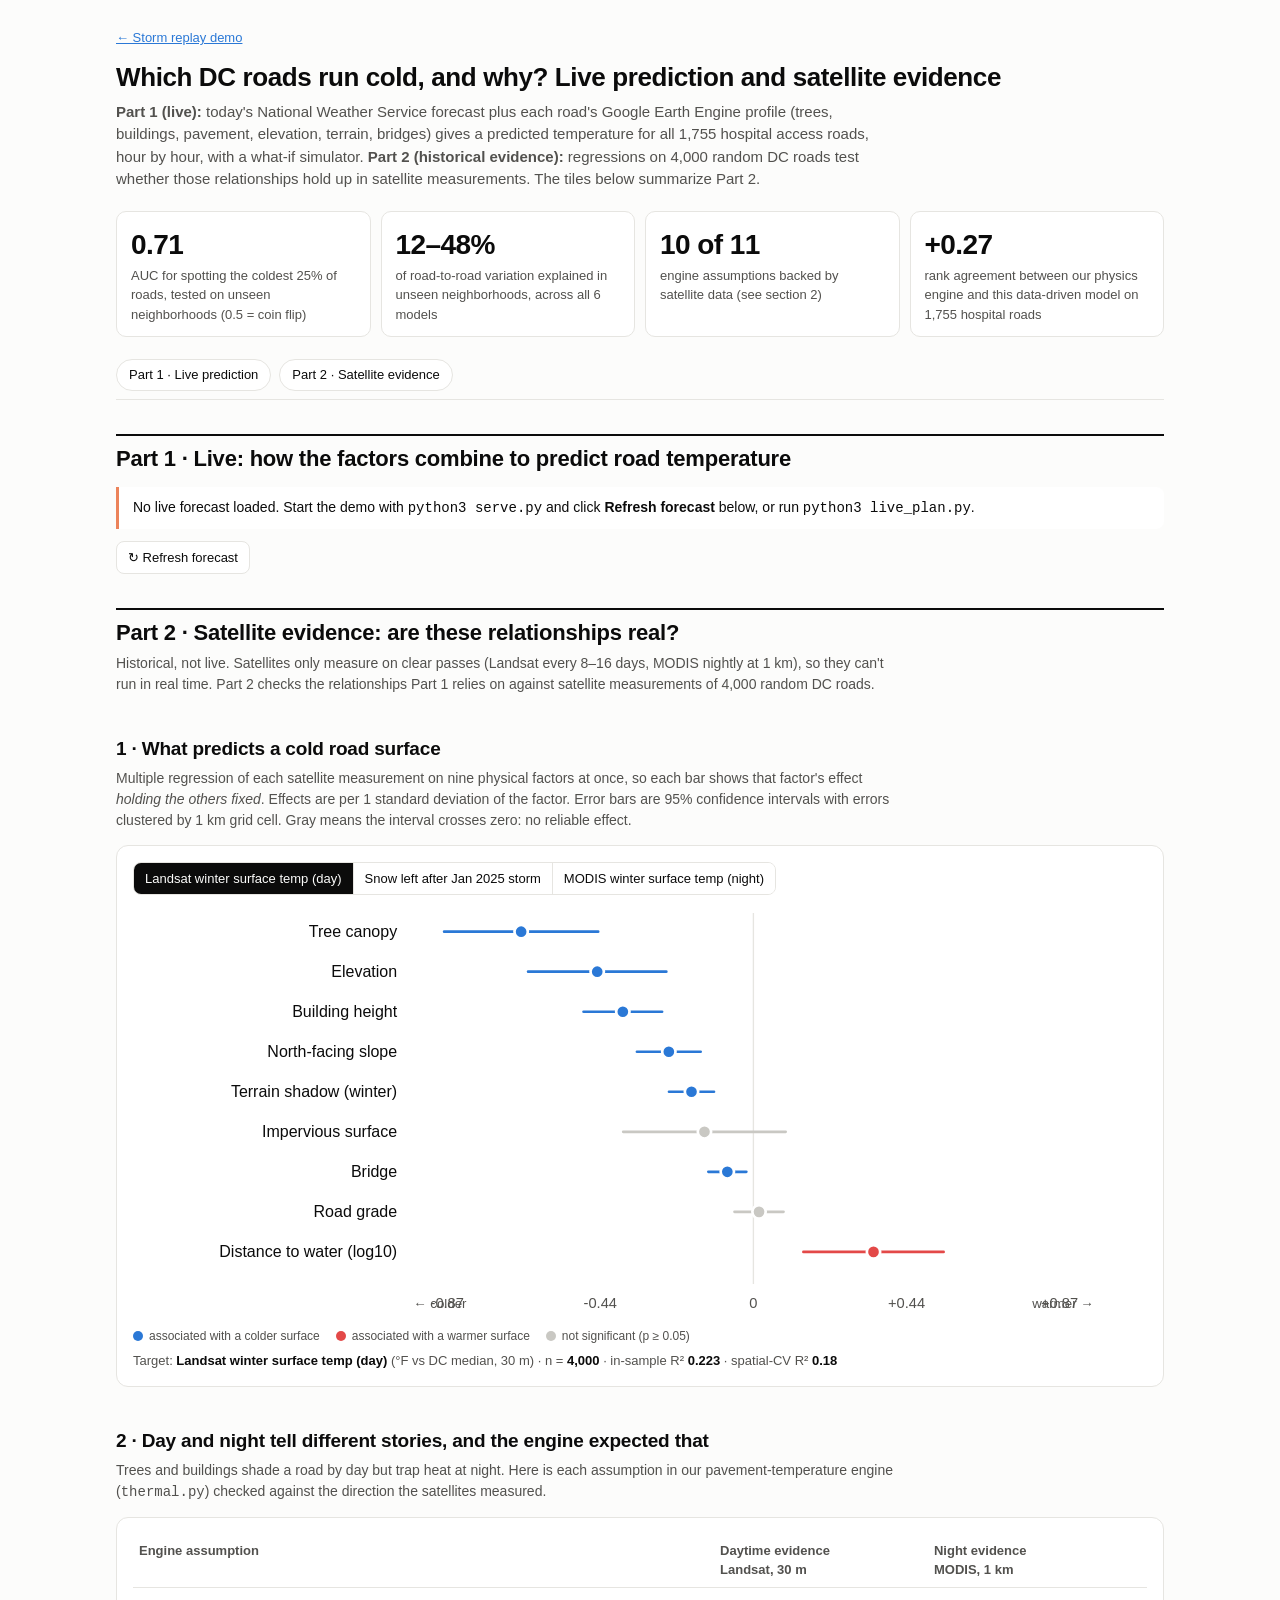
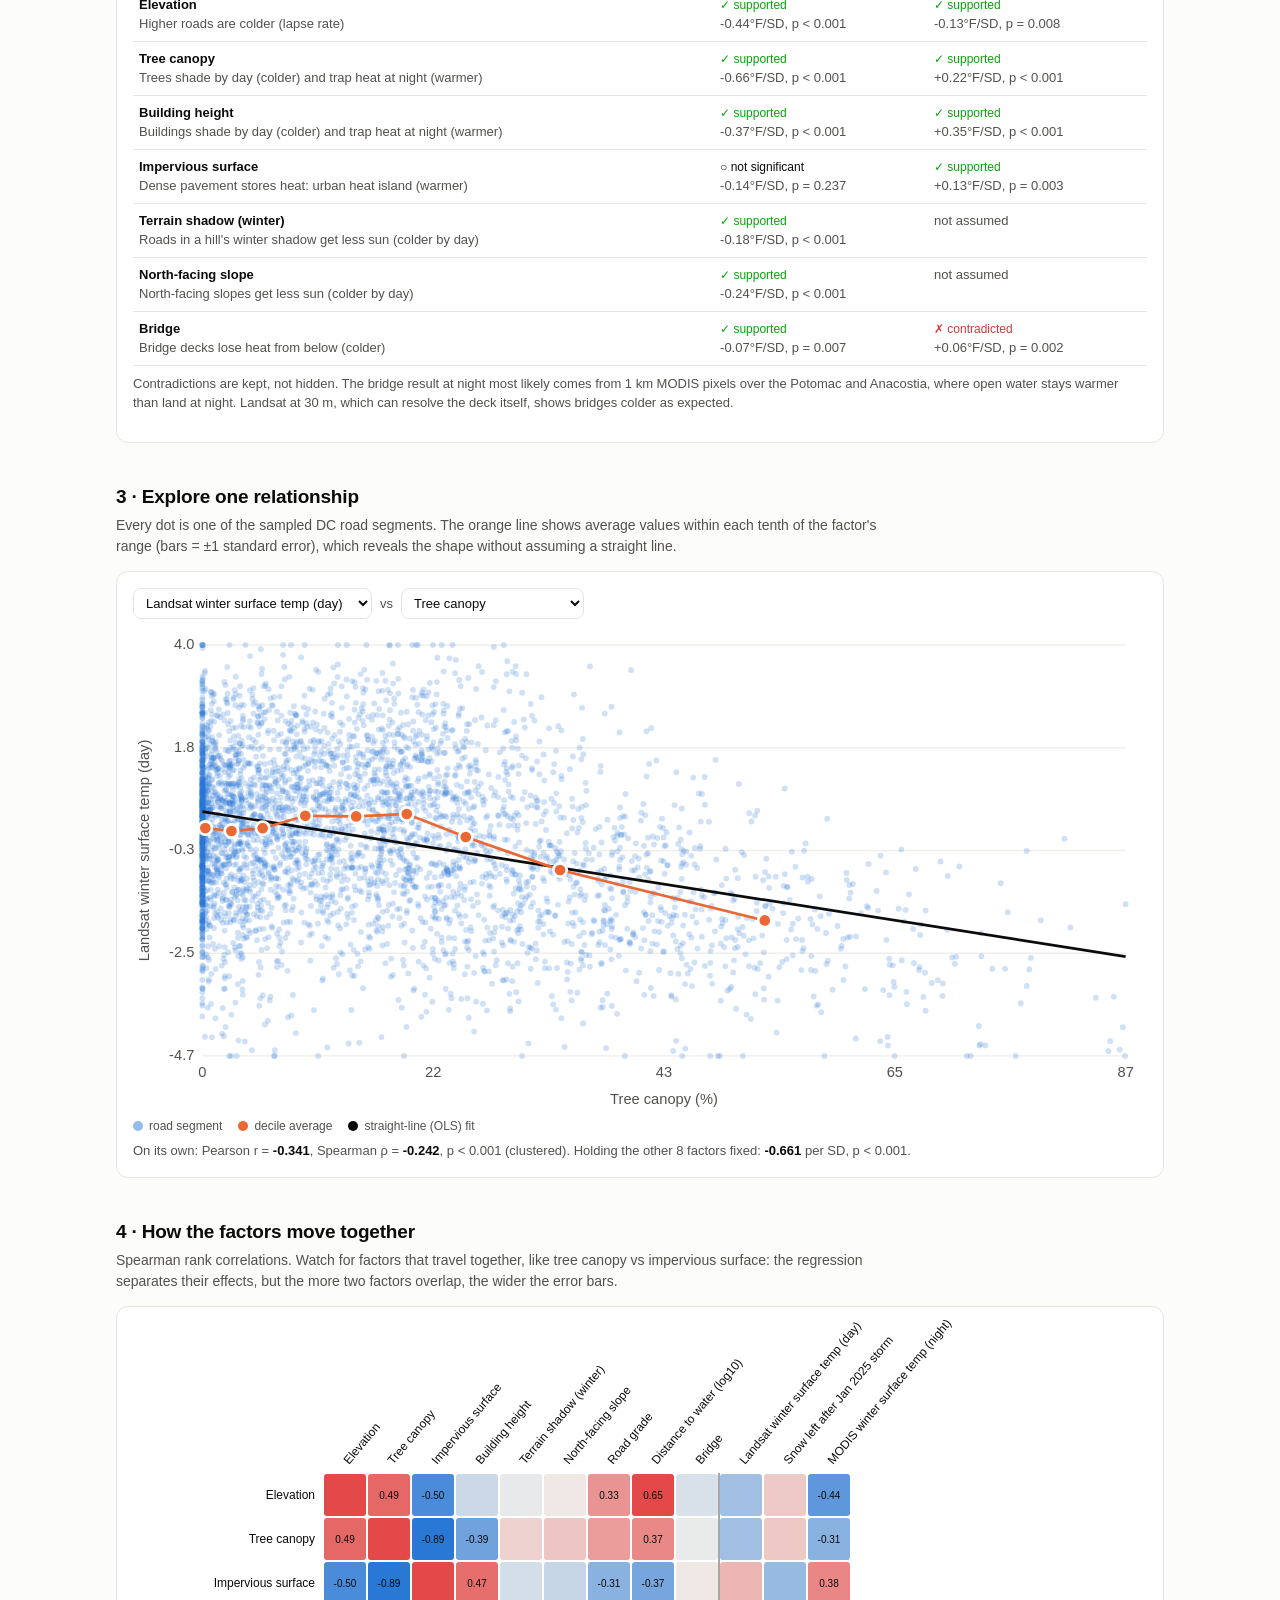
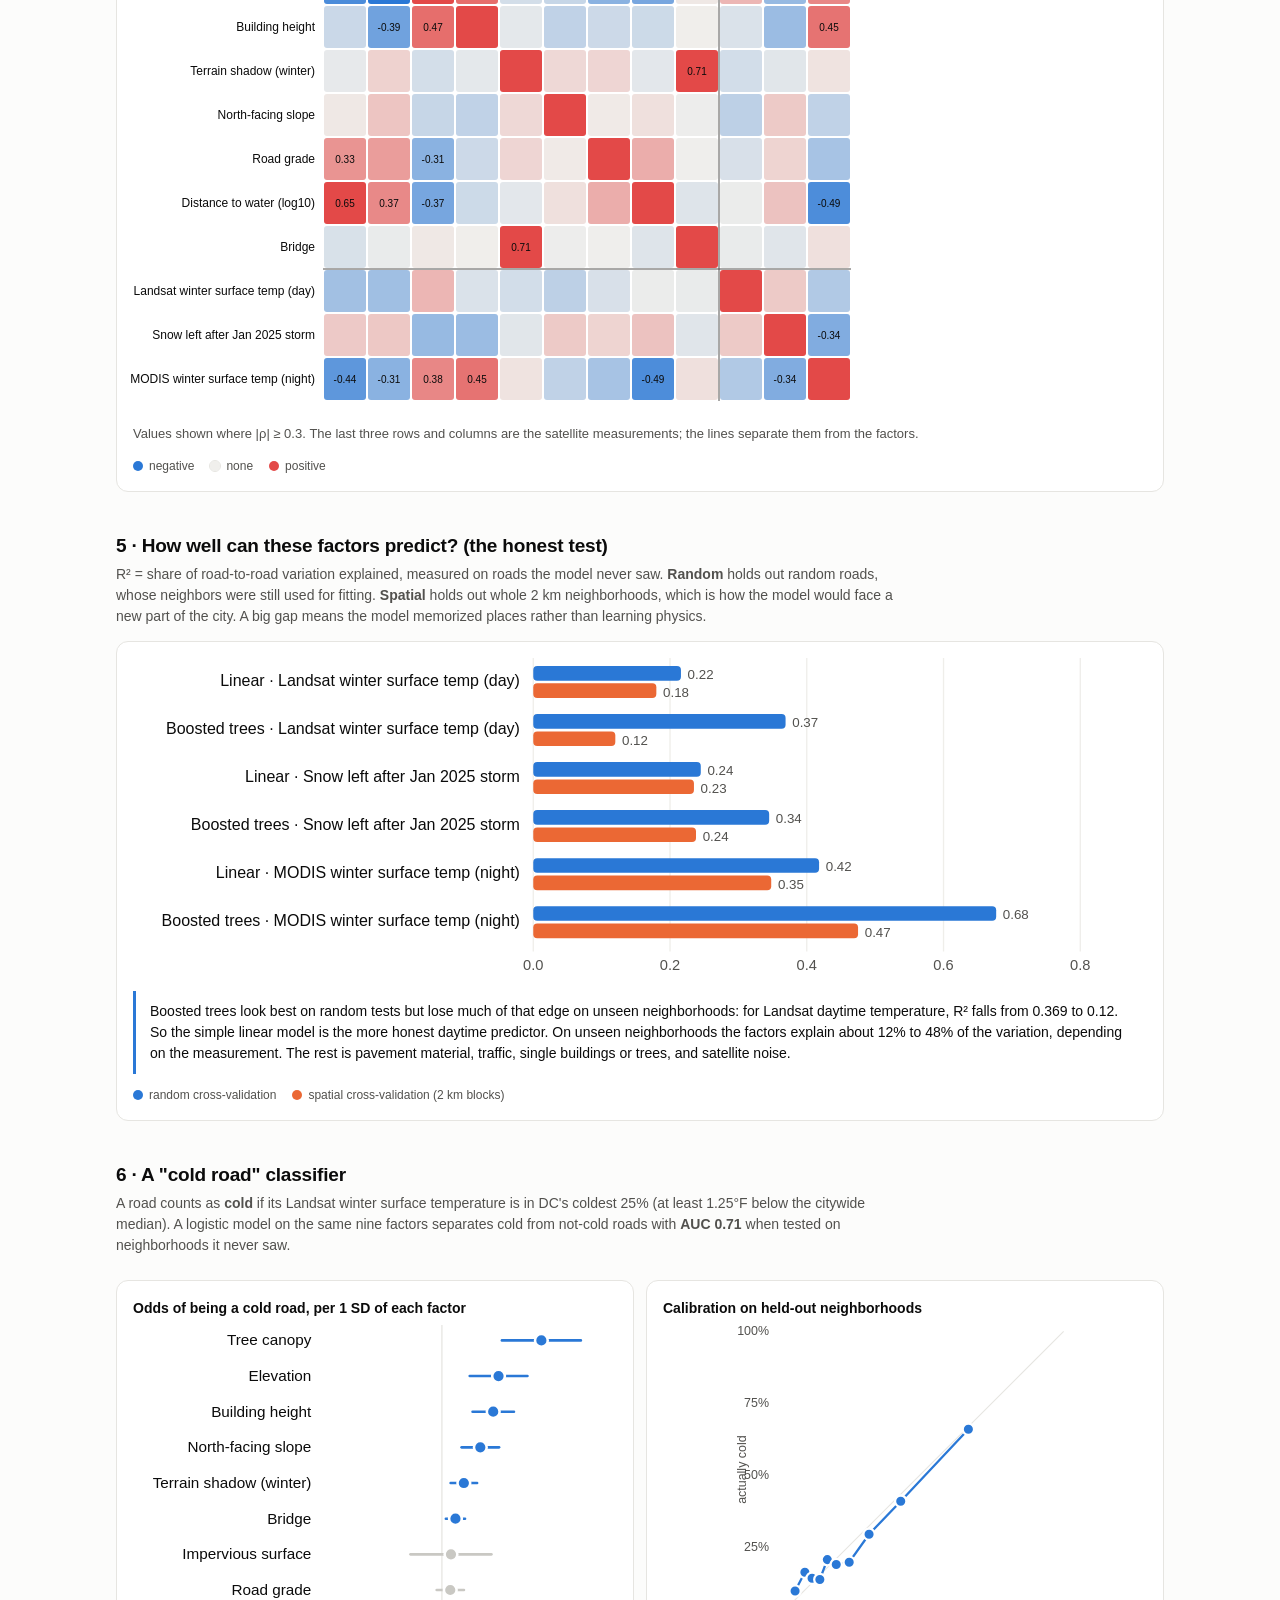
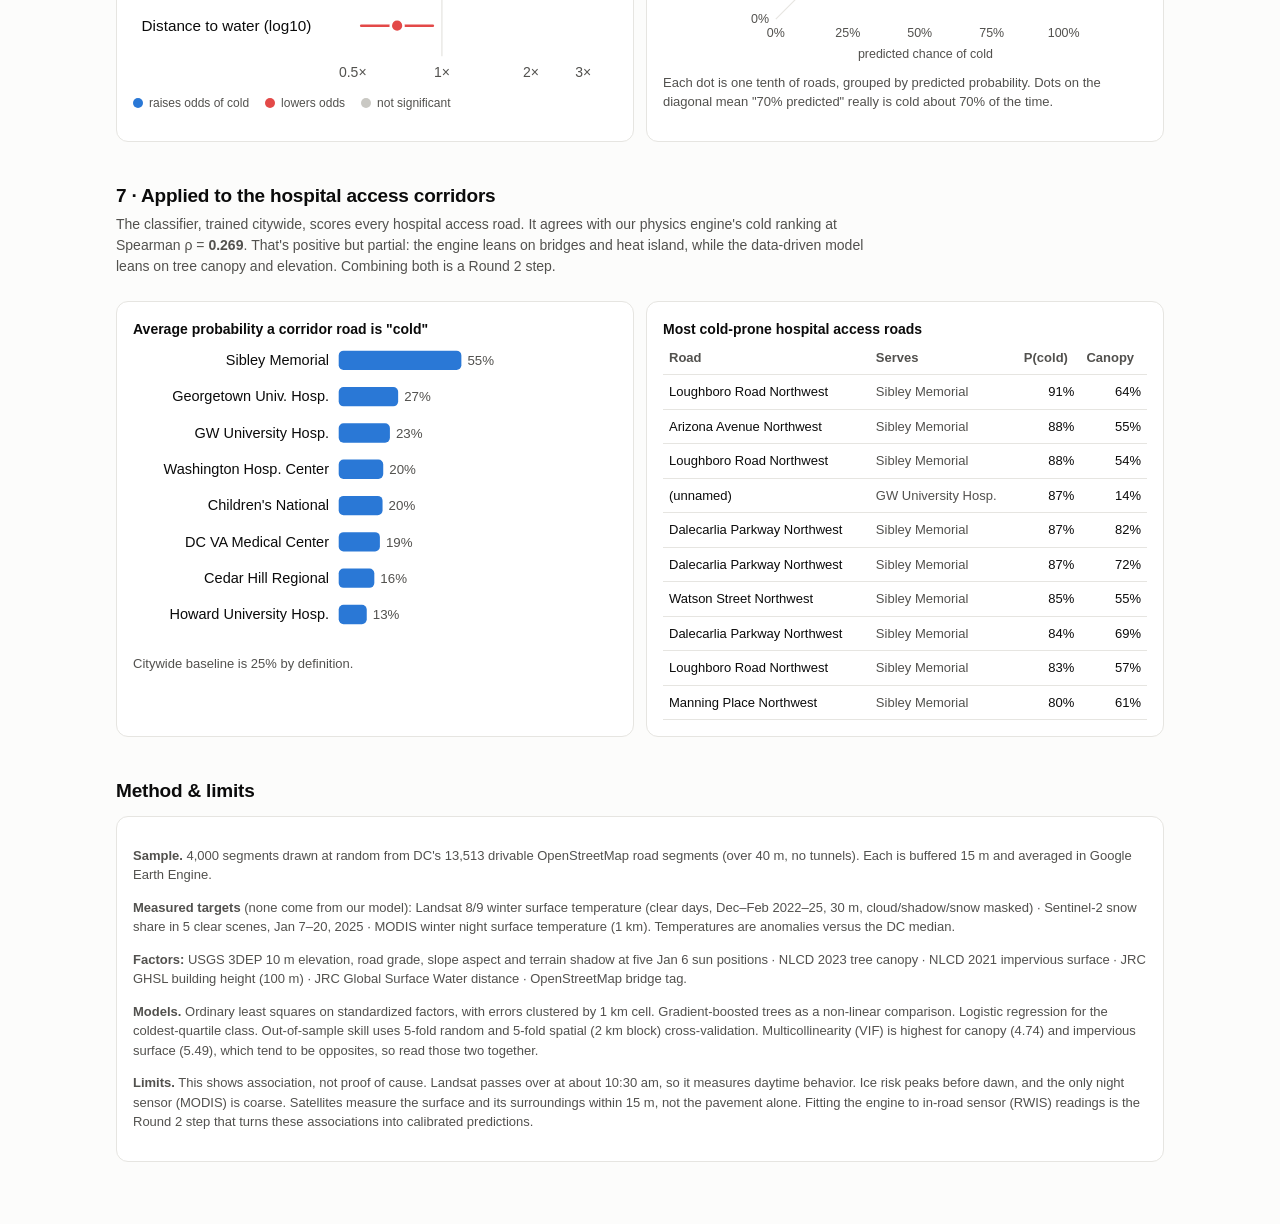
<file: regression.html>
<!doctype html>
<html lang="en">
<head>
<meta charset="utf-8">
<meta name="viewport" content="width=device-width, initial-scale=1">
<title>Cold Road Regressions</title>
<script src="data/regression.js"></script>
<script>
  const STATIC = !/^(localhost|127\.0\.0\.1|\[::1\])$/.test(location.hostname);   // shared link: no demo server
  document.write('<script src="data/live.js' + (STATIC ? "" : "?v=" + Date.now()) + '"><\/script>');
</script>
<style>
:root{
  color-scheme: light;
  --surface:#fcfcfb; --panel:#ffffff; --ink:#0b0b0b; --ink-2:#52514e; --muted:#7a7974; --line:#e6e5e1; --grid:#efeeea;
  --s1:#2a78d6; --s2:#eb6834;               /* categorical slots 1-2 (validated) */
  --cool:#2a78d6; --warm:#e34948; --mid:#c9c8c3; --mid-bg:#f0efec;  /* diverging blue<->red, gray midpoint */
  --good:#0ca30c; --serious:#ec835a; --critical:#d03b3b;
  --pt:#2a78d6; --s3:#1baf7a; --s4:#eda100; --s5:#e87ba4; --warning:#fab219;
}
@media (prefers-color-scheme: dark){ :root:where(:not([data-theme="light"])){
  color-scheme: dark;
  --surface:#1a1a19; --panel:#222220; --ink:#ffffff; --ink-2:#c3c2b7; --muted:#9a998f; --line:#383835; --grid:#2c2c2a;
  --s1:#3987e5; --s2:#d95926; --s3:#199e70; --s4:#c98500; --s5:#d55181; --cool:#3987e5; --warm:#e66767; --mid:#5c5b56; --mid-bg:#383835; --pt:#3987e5;
}}
:root[data-theme="dark"]{
  color-scheme: dark;
  --surface:#1a1a19; --panel:#222220; --ink:#ffffff; --ink-2:#c3c2b7; --muted:#9a998f; --line:#383835; --grid:#2c2c2a;
  --s1:#3987e5; --s2:#d95926; --s3:#199e70; --s4:#c98500; --s5:#d55181; --cool:#3987e5; --warm:#e66767; --mid:#5c5b56; --mid-bg:#383835; --pt:#3987e5;
}
*{box-sizing:border-box}
body{margin:0;background:var(--surface);color:var(--ink);font:15px/1.5 -apple-system,BlinkMacSystemFont,"Segoe UI",Roboto,sans-serif}
main{max-width:1080px;margin:0 auto;padding:28px 16px 64px}
h1{font-size:26px;margin:0 0 4px;letter-spacing:-.015em}
.lede{color:var(--ink-2);margin:0 0 20px;max-width:760px}
h2{font-size:19px;margin:40px 0 4px;letter-spacing:-.01em}
.sub{color:var(--ink-2);margin:0 0 14px;max-width:780px;font-size:14px}
.tiles{display:grid;grid-template-columns:repeat(auto-fit,minmax(200px,1fr));gap:10px;margin:8px 0 6px}
.tile{background:var(--panel);border:1px solid var(--line);border-radius:10px;padding:12px 14px}
.tile .v{font-size:28px;font-weight:700;font-variant-numeric:tabular-nums;letter-spacing:-.02em}
.tile .l{font-size:13px;color:var(--ink-2)}
.card{background:var(--panel);border:1px solid var(--line);border-radius:12px;padding:16px;margin-top:10px}
.row{display:flex;gap:8px;flex-wrap:wrap;align-items:center;margin-bottom:10px}
.seg{display:inline-flex;border:1px solid var(--line);border-radius:8px;overflow:hidden}
.seg button{font:inherit;font-size:13px;border:0;border-right:1px solid var(--line);background:var(--panel);color:var(--ink);padding:6px 11px;cursor:pointer}
.seg button:last-child{border-right:0}
.seg button.on{background:var(--ink);color:var(--surface)}
select{font:inherit;font-size:13px;color:var(--ink);background:var(--panel);border:1px solid var(--line);border-radius:8px;padding:6px 8px}
svg{display:block;width:100%;height:auto;overflow:visible}
svg text{fill:var(--ink-2);font-size:11px}
svg .lab{fill:var(--ink);font-size:12px}
.legend{display:flex;gap:16px;flex-wrap:wrap;font-size:12px;color:var(--ink-2);margin-top:8px}
.sw{display:inline-block;width:10px;height:10px;border-radius:50%;margin-right:6px;vertical-align:-1px}
.stats{font-size:13px;color:var(--ink-2);margin-top:6px}
.stats b{color:var(--ink);font-variant-numeric:tabular-nums}
table{width:100%;border-collapse:collapse;font-size:13px}
th,td{text-align:left;padding:7px 6px;border-bottom:1px solid var(--line);vertical-align:top}
th{color:var(--ink-2);font-weight:600}
td.n{text-align:right;font-variant-numeric:tabular-nums}
.badge{display:inline-flex;gap:5px;align-items:center;font-size:12px;white-space:nowrap}
.note{font-size:13px;color:var(--ink-2)}
.callout{border-left:3px solid var(--s1);background:var(--panel);padding:10px 14px;border-radius:0 8px 8px 0;margin:12px 0;font-size:14px}
.warn{border-left-color:var(--serious)}
.grid2{display:grid;grid-template-columns:1fr 1fr;gap:12px}
details{margin-top:10px} summary{cursor:pointer;color:var(--ink-2);font-size:13px}
#tip{position:fixed;pointer-events:none;background:var(--panel);color:var(--ink);border:1px solid var(--line);border-radius:8px;padding:7px 9px;font-size:12px;line-height:1.4;box-shadow:0 4px 14px rgba(0,0,0,.12);opacity:0;transition:opacity .08s;z-index:10;max-width:280px}
.parts{display:flex;gap:8px;margin:14px 0 4px;position:sticky;top:0;background:var(--surface);padding:8px 0;z-index:5;border-bottom:1px solid var(--line)}
.parts a{font-size:13px;color:var(--ink);text-decoration:none;border:1px solid var(--line);border-radius:999px;padding:5px 12px;background:var(--panel)}
h2.part{font-size:22px;margin-top:34px;padding-top:6px;border-top:2px solid var(--ink)}
.btn{font:inherit;font-size:13px;color:var(--ink);background:var(--panel);border:1px solid var(--line);border-radius:8px;padding:6px 11px;cursor:pointer}
.multi{display:grid;grid-template-columns:repeat(auto-fill,minmax(250px,1fr));gap:10px}
.panel{border:1px solid var(--line);border-radius:10px;padding:6px}
svg .slope{font-size:11px;font-weight:600}
.simgrid{display:grid;grid-template-columns:1fr 1fr 1.3fr;gap:14px}
fieldset{border:1px solid var(--line);border-radius:10px;padding:8px 12px;margin:0}
legend{font-size:12px;color:var(--ink-2);padding:0 4px}
.ctl{display:flex;flex-direction:column;gap:2px;font-size:12px;color:var(--ink-2);margin:6px 0}
.ctl b{color:var(--ink);font-variant-numeric:tabular-nums}
.ctl input[type=range]{width:100%}
.ctl:has(input[type=checkbox]){flex-direction:row;justify-content:space-between;align-items:center}
.simT{font-size:44px;font-weight:700;letter-spacing:-.02em;font-variant-numeric:tabular-nums;line-height:1.1}
.chip{display:inline-flex;gap:6px;align-items:center;border:1.5px solid;border-radius:999px;padding:3px 10px;margin:8px 0 4px;font-size:13px}
.rec{font-size:13px;margin-bottom:6px}
@media (max-width:900px){ .simgrid{grid-template-columns:1fr} }
@media (max-width:760px){ .grid2{grid-template-columns:1fr} h1{font-size:22px} }
</style>
</head>
<body>
<main>
  <p style="margin:0 0 10px;font-size:13px"><a href="index.html" style="color:var(--s1)">← Storm replay demo</a></p>
  <h1>Which DC roads run cold, and why? Live prediction and satellite evidence</h1>
  <p class="lede" id="lede"></p>
  <div class="tiles" id="tiles"></div>

  <nav class="parts"><a href="#live">Part 1 · Live prediction</a><a href="#evidence">Part 2 · Satellite evidence</a></nav>

  <section id="live">
  <h2 class="part">Part 1 · Live: how the factors combine to predict road temperature</h2>
  <div id="liveStatus"></div>

  <h2>L1 · Every road, one hour: temperature vs each factor</h2>
  <p class="sub">Each dot is one of the 1,755 hospital access roads, showing its predicted pavement temperature at the selected hour of the live forecast. Press play and watch bridges (orange) drop below other roads at night, with no ground under them to hold heat, and the building-height slope flip between day (shade) and night (stored heat). <b>Careful:</b> each panel shows one factor alone, and factors travel together. Tree-lined roads also tend to be higher and less paved, so a single panel can mislead. L2 separates them.</p>
  <div class="card">
    <div class="row"><button id="lPlay" class="btn">▶ Play 48 h</button><input type="range" id="lHour" min="0" style="flex:1;min-width:180px"><b id="lHourLab" style="min-width:180px;font-variant-numeric:tabular-nums"></b></div>
    <div id="lWx" class="stats" style="margin:0 0 8px"></div>
    <div id="multiples" class="multi"></div>
    <div class="legend"><span><span class="sw" style="background:var(--s1);opacity:.6"></span>road (at grade)</span><span><span class="sw" style="background:var(--s2)"></span>bridge</span><span><span class="sw" style="background:var(--ink)"></span>straight-line fit, all roads</span><span><span class="sw" style="background:var(--warm);border-radius:2px;height:2px;vertical-align:3px"></span>32°F freezing line</span></div>
  </div>

  <h2>L2 · How strongly each factor matters, hour by hour</h2>
  <p class="sub">A multiple regression of the predicted road temperatures on five factors, refitted for every forecast hour. The y-axis is °F change per 1 standard deviation of the factor. Shaded bands are night. <b>This chart describes how our engine combines the variables</b>, not independent proof. The proof that these relationships are real is in Part 2.</p>
  <div class="card"><div id="effects"></div><div class="legend" id="effLegend"></div></div>

  <div class="grid2">
    <div>
      <h2>L3 · Weather → road</h2>
      <p class="sub">Each dot is one forecast hour. Above the dashed line, the road is warmer than the air (sun, ground heat). Below it, the road is colder (clear-night radiation, bridges).</p>
      <div class="card"><div id="airRoad"></div>
        <div class="legend"><span><span class="sw" style="background:var(--s1)"></span>typical road (median)</span><span><span class="sw" style="background:var(--s2)"></span>coldest bridge</span><span>● day · ○ night</span></div></div>
    </div>
    <div>
      <h2>L4 · All roads at the selected hour</h2>
      <p class="sub">The distribution of predicted temperatures across every hospital access road. Everything left of 32°F is where ice can form.</p>
      <div class="card"><div id="hist"></div><div class="stats" id="histStats"></div></div>
    </div>
  </div>

  <h2>L5 · Each hospital, hour by hour</h2>
  <p class="sub">The typical predicted road temperature around each ER, hour by hour. <b>vs 32°F</b> shows where ice is possible. <b>vs citywide</b> shows which hospitals run colder or warmer than the typical corridor road at the same hour, which is useful when everything is above freezing. Hover for values.</p>
  <div class="card"><div class="row"><div class="seg" id="hmMode"><button data-m="abs" class="on">vs 32°F</button><button data-m="rel">vs citywide typical road</button></div></div><div id="hospHeat"></div>
    <div class="legend" id="hmLeg"></div></div>

  <h2>L6 · Why is this road this temperature? (one road, one hour)</h2>
  <p class="sub">Start from the forecast air temperature and add each factor's contribution. The total is the temperature the road is heading toward. The road gets there gradually, which is the "thermal lag" in the note.</p>
  <div class="card">
    <div class="row"><select id="roadPick" style="max-width:100%"></select></div>
    <div id="waterfall"></div><div class="stats" id="wfNote"></div>
  </div>

  <h2>L7 · What-if simulator (instant)</h2>
  <p class="sub">Move any slider and the same engine recalculates immediately. Load a real road and the current forecast hour, then change one thing, such as making it a bridge, adding trees or dropping the air temperature 10°F, to see how the factors interact. The recommendation follows the Minnesota salt bands from your research.</p>
  <div class="card sim">
    <div class="row"><select id="simLoad"></select><button class="btn" id="simReset">Load</button></div>
    <div class="simgrid">
      <fieldset><legend>Weather</legend><div id="simWx"></div></fieldset>
      <fieldset><legend>Road</legend><div id="simRoad"></div></fieldset>
      <div class="simout"><div id="simHero"></div><div id="simWf"></div></div>
    </div>
  </div>
  </section>

  <section id="evidence">
  <h2 class="part">Part 2 · Satellite evidence: are these relationships real?</h2>
  <p class="sub">Historical, not live. Satellites only measure on clear passes (Landsat every 8–16 days, MODIS nightly at 1 km), so they can't run in real time. Part 2 checks the relationships Part 1 relies on against satellite measurements of 4,000 random DC roads.</p>

  <h2>1 · What predicts a cold road surface</h2>
  <p class="sub">Multiple regression of each satellite measurement on nine physical factors at once, so each bar shows that factor's effect <i>holding the others fixed</i>. Effects are per 1 standard deviation of the factor. Error bars are 95% confidence intervals with errors clustered by 1 km grid cell. Gray means the interval crosses zero: no reliable effect.</p>
  <div class="card">
    <div class="row"><div class="seg" id="tgtTabs"></div></div>
    <div id="forest"></div>
    <div class="legend"><span><span class="sw" style="background:var(--cool)"></span>associated with a colder surface</span><span><span class="sw" style="background:var(--warm)"></span>associated with a warmer surface</span><span><span class="sw" style="background:var(--mid)"></span>not significant (p ≥ 0.05)</span></div>
    <div class="stats" id="forestStats"></div>
  </div>

  <h2>2 · Day and night tell different stories, and the engine expected that</h2>
  <p class="sub">Trees and buildings shade a road by day but trap heat at night. Here is each assumption in our pavement-temperature engine (<code>thermal.py</code>) checked against the direction the satellites measured.</p>
  <div class="card"><table id="checks"></table></div>

  <h2>3 · Explore one relationship</h2>
  <p class="sub">Every dot is one of the sampled DC road segments. The orange line shows average values within each tenth of the factor's range (bars = ±1 standard error), which reveals the shape without assuming a straight line.</p>
  <div class="card">
    <div class="row"><select id="exT"></select><span class="note">vs</span><select id="exP"></select></div>
    <div id="scatter"></div>
    <div class="legend"><span><span class="sw" style="background:var(--s1);opacity:.5"></span>road segment</span><span><span class="sw" style="background:var(--s2)"></span>decile average</span><span><span class="sw" style="background:var(--ink)"></span>straight-line (OLS) fit</span></div>
    <div class="stats" id="scStats"></div>
  </div>

  <h2>4 · How the factors move together</h2>
  <p class="sub">Spearman rank correlations. Watch for factors that travel together, like tree canopy vs impervious surface: the regression separates their effects, but the more two factors overlap, the wider the error bars.</p>
  <div class="card"><div id="heat"></div>
    <div class="legend"><span><span class="sw" style="background:var(--cool)"></span>negative</span><span><span class="sw" style="background:var(--mid-bg);outline:1px solid var(--line)"></span>none</span><span><span class="sw" style="background:var(--warm)"></span>positive</span></div>
  </div>

  <h2>5 · How well can these factors predict? (the honest test)</h2>
  <p class="sub">R² = share of road-to-road variation explained, measured on roads the model never saw. <b>Random</b> holds out random roads, whose neighbors were still used for fitting. <b>Spatial</b> holds out whole 2 km neighborhoods, which is how the model would face a new part of the city. A big gap means the model memorized places rather than learning physics.</p>
  <div class="card"><div id="skill"></div>
    <div class="legend"><span><span class="sw" style="background:var(--s1)"></span>random cross-validation</span><span><span class="sw" style="background:var(--s2)"></span>spatial cross-validation (2 km blocks)</span></div>
  </div>

  <h2>6 · A "cold road" classifier</h2>
  <p class="sub" id="logitSub"></p>
  <div class="grid2">
    <div class="card"><b style="font-size:14px">Odds of being a cold road, per 1 SD of each factor</b><div id="odds"></div>
      <div class="legend"><span><span class="sw" style="background:var(--cool)"></span>raises odds of cold</span><span><span class="sw" style="background:var(--warm)"></span>lowers odds</span><span><span class="sw" style="background:var(--mid)"></span>not significant</span></div></div>
    <div class="card"><b style="font-size:14px">Calibration on held-out neighborhoods</b><div id="calib"></div>
      <p class="note">Each dot is one tenth of roads, grouped by predicted probability. Dots on the diagonal mean "70% predicted" really is cold about 70% of the time.</p></div>
  </div>

  <h2>7 · Applied to the hospital access corridors</h2>
  <p class="sub" id="hospSub"></p>
  <div class="grid2">
    <div class="card"><b style="font-size:14px">Average probability a corridor road is "cold"</b><div id="hospBars"></div></div>
    <div class="card"><b style="font-size:14px">Most cold-prone hospital access roads</b><table id="topRoads"></table></div>
  </div>

  <h2>Method &amp; limits</h2>
  <div class="card note" id="method"></div>
  </section>
</main>
<div id="tip"></div>
<script>
const R = window.REG;
const $ = s => document.querySelector(s);
const css = n => getComputedStyle(document.documentElement).getPropertyValue(n).trim();
const PRED = R.predictors, TGT = R.targets, PK = PRED.map(p=>p.key);
const lab = k => (PRED.find(p=>p.key===k) || TGT.find(t=>t.key===k)).label;
// sign convention: for temperature targets a NEGATIVE effect = colder; for snow a POSITIVE effect = colder
const coldSign = t => t === "snow_persist" ? 1 : -1;
const fmtP = p => p < 0.001 ? "p < 0.001" : `p = ${p.toFixed(3)}`;
const tip = $("#tip");
function showTip(e, html){ tip.innerHTML = html; tip.style.opacity = 1;
  const x = Math.min(e.clientX + 14, innerWidth - 290), y = e.clientY + 14; tip.style.left = x+"px"; tip.style.top = y+"px"; }
function hideTip(){ tip.style.opacity = 0; }
function bindTips(root){ root.querySelectorAll("[data-tip]").forEach(el=>{
  el.addEventListener("mousemove", e=>showTip(e, el.dataset.tip)); el.addEventListener("mouseleave", hideTip); }); }
const esc = s => String(s).replace(/&/g,"&amp;").replace(/"/g,"&quot;").replace(/</g,"&lt;");

// ---------- header
const M = R.models;
$("#lede").innerHTML = `<b>Part 1 (live):</b> today's National Weather Service forecast plus each road's Google Earth Engine profile (trees, buildings, pavement, elevation, terrain, bridges) gives a predicted temperature for all 1,755 hospital access roads, hour by hour, with a what-if simulator. <b>Part 2 (historical evidence):</b> regressions on ${R.n_sample.toLocaleString()} random DC roads test whether those relationships hold up in satellite measurements. The tiles below summarize Part 2.`;
$("#tiles").innerHTML = [
  [`${R.logistic.auc_spatial_cv.toFixed(2)}`, `AUC for spotting the coldest 25% of roads, tested on unseen neighborhoods (0.5 = coin flip)`],
  (()=>{ const v=Object.values(M).flatMap(m=>[m.perf.ols_spatial_cv,m.perf.gbm_spatial_cv]);
     return [`${Math.round(Math.min(...v)*100)}–${Math.round(Math.max(...v)*100)}%`, `of road-to-road variation explained in unseen neighborhoods, across all 6 models`]; })(),
  [`${R.checksSupported ?? "—"}`, `engine assumptions backed by satellite data (see section 2)`],
  [`+${R.engine_agreement.rho.toFixed(2)}`, `rank agreement between our physics engine and this data-driven model on ${R.engine_agreement.n.toLocaleString()} hospital roads`],
].map(([v,l])=>`<div class="tile"><div class="v">${v}</div><div class="l">${l}</div></div>`).join("");

// ---------- 1. forest plot
let curT = "lst_day_anom_f";
function forest(){
  const m = M[curT], t = TGT.find(x=>x.key===curT), sgn = coldSign(curT);
  const rows = [...m.coefs].sort((a,b)=> sgn*(b.beta) - sgn*(a.beta));   // coldest-associated first
  const W = 760, rowH = 30, padL = 210, padR = 40, H = rows.length*rowH + 40;
  const ext = Math.max(...rows.map(r=>Math.max(Math.abs(r.lo), Math.abs(r.hi)))) * 1.1;
  const x = v => padL + (W-padL-padR) * (v + ext) / (2*ext);
  let g = `<line x1="${x(0)}" x2="${x(0)}" y1="6" y2="${H-26}" stroke="${css("--line")}" stroke-width="1"/>`;
  for (const v of [-ext*0.9, -ext*0.45, ext*0.45, ext*0.9]) g += `<text x="${x(v)}" y="${H-8}" text-anchor="middle">${v>0?"+":""}${v.toFixed(Math.abs(v)<1?2:1)}</text>`;
  g += `<text x="${x(0)}" y="${H-8}" text-anchor="middle">0</text>`;
  rows.forEach((r,i)=>{
    const y = 20 + i*rowH, sig = r.p < 0.05, cold = sig && Math.sign(r.beta) === sgn;
    const col = !sig ? css("--mid") : cold ? css("--cool") : css("--warm");
    const tipHtml = `<b>${esc(r.label)}</b><br>${r.beta>0?"+":""}${r.beta.toFixed(3)} ${esc(t.unit)} per 1 SD<br>95% CI ${r.lo.toFixed(3)} to ${r.hi.toFixed(3)}<br>${fmtP(r.p)} · ${sig ? (cold?"colder":"warmer") : "not significant"}`;
    g += `<g data-tip="${esc(tipHtml)}"><rect x="0" y="${y-rowH/2}" width="${W}" height="${rowH}" fill="transparent"/>
      <text class="lab" x="${padL-12}" y="${y+4}" text-anchor="end">${esc(r.label)}</text>
      <line x1="${x(r.lo)}" x2="${x(r.hi)}" y1="${y}" y2="${y}" stroke="${col}" stroke-width="2" stroke-linecap="round"/>
      <circle cx="${x(r.beta)}" cy="${y}" r="5" fill="${col}" stroke="${css("--panel")}" stroke-width="2"/></g>`;
  });
  g += `<text x="${padL}" y="${H-8}" text-anchor="start" style="font-size:10px">${sgn<0?"← colder":"← less snow (warmer)"}</text><text x="${W-padR}" y="${H-8}" text-anchor="end" style="font-size:10px">${sgn<0?"warmer →":"more snow (colder) →"}</text>`;
  $("#forest").innerHTML = `<svg viewBox="0 0 ${W} ${H}" role="img" aria-label="Regression coefficients for ${esc(t.label)}">${g}</svg>`;
  bindTips($("#forest"));
  $("#forestStats").innerHTML = `Target: <b>${esc(t.label)}</b> (${esc(t.unit)}, ${esc(t.res)}) · n = <b>${m.n.toLocaleString()}</b> · in-sample R² <b>${m.perf.ols_in_sample}</b> · spatial-CV R² <b>${m.perf.ols_spatial_cv}</b>` +
    (curT==="snow_persist" ? `<div class="callout warn">Caution: satellites can't see snow under tree crowns, and dense streets get plowed first. Part of the "trees → less snow" and "pavement → less snow" effect is how the measurement and plowing work, not road temperature.</div>` : "") +
    (curT==="lst_night_anom_f" ? `<div class="callout warn">Caution: MODIS night pixels are 1 km wide, so each value blends a road with its whole neighborhood, including rivers that stay warm at night. Read these as neighborhood effects.</div>` : "");
}
$("#tgtTabs").innerHTML = TGT.map(t=>`<button data-t="${t.key}" class="${t.key===curT?"on":""}">${esc(t.label)}</button>`).join("");
$("#tgtTabs").querySelectorAll("button").forEach(b=>b.onclick=()=>{ curT=b.dataset.t; $("#tgtTabs").querySelectorAll("button").forEach(x=>x.classList.toggle("on",x===b)); forest(); });

// ---------- 2. engine assumptions vs data
const ASSUME = [
  ["elev_m","Higher roads are colder (lapse rate)", -1, -1],
  ["canopy_pct","Trees shade by day (colder) and trap heat at night (warmer)", -1, +1],
  ["built_h_m","Buildings shade by day (colder) and trap heat at night (warmer)", -1, +1],
  ["impervious_pct","Dense pavement stores heat: urban heat island (warmer)", +1, +1],
  ["terrain_shade","Roads in a hill's winter shadow get less sun (colder by day)", -1, null],
  ["northness","North-facing slopes get less sun (colder by day)", -1, null],
  ["bridge","Bridge decks lose heat from below (colder)", -1, -1],
];
let supported = 0, tested = 0;
function verdict(tkey, k, exp){
  if (exp === null) return `<span class="note">not assumed</span>`;
  const c = M[tkey].coefs.find(x=>x.key===k);
  const desc = `${c.beta>0?"+":""}${c.beta.toFixed(2)}°F/SD, ${fmtP(c.p)}`;
  if (c.p >= 0.05) return `<span class="badge" title="${desc}">○ not significant</span><div class="note">${desc}</div>`;
  tested++;
  const ok = Math.sign(c.beta) === exp; if (ok) supported++;
  return `<span class="badge" style="color:${ok?css("--good"):css("--critical")}">${ok?"✓ supported":"✗ contradicted"}</span><div class="note">${desc}</div>`;
}
$("#checks").innerHTML = `<thead><tr><th>Engine assumption</th><th>Daytime evidence<br><span class="note">Landsat, 30 m</span></th><th>Night evidence<br><span class="note">MODIS, 1 km</span></th></tr></thead><tbody>` +
  ASSUME.map(([k,txt,d,n])=>`<tr><td><b>${esc(lab(k))}</b><div class="note">${esc(txt)}</div></td><td>${verdict("lst_day_anom_f",k,d)}</td><td>${verdict("lst_night_anom_f",k,n)}</td></tr>`).join("") + `</tbody>`;
R.checksSupported = `${supported} of ${tested}`;
$("#tiles").children[2].querySelector(".v").textContent = R.checksSupported;
const contradictions = tested - supported;
if (contradictions) $("#checks").insertAdjacentHTML("afterend", `<p class="note" style="margin-top:8px">Contradictions are kept, not hidden. The bridge result at night most likely comes from 1 km MODIS pixels over the Potomac and Anacostia, where open water stays warmer than land at night. Landsat at 30 m, which can resolve the deck itself, shows bridges colder as expected.</p>`);

// ---------- 3. scatter explorer
const exT = $("#exT"), exP = $("#exP");
TGT.forEach(t=>exT.add(new Option(t.label, t.key)));
PRED.forEach(p=>exP.add(new Option(p.label, p.key)));
exT.value = "lst_day_anom_f"; exP.value = "canopy_pct";
function scatter(){
  const tk = exT.value, pk = exP.value, t = TGT.find(x=>x.key===tk), p = PRED.find(x=>x.key===pk);
  const b = M[tk].bivariate[pk];
  const pts = R.points.filter(q=>q[tk]!=null);
  const W=760, H=360, pl=52, pr=16, pt=12, pb=40;
  const xs = pts.map(q=>q[pk]), ys = pts.map(q=>q[tk]);
  const q = (arr,f)=>{ const s=[...arr].sort((a,b)=>a-b); return s[Math.floor(f*(s.length-1))]; };
  let x0=Math.min(...xs), x1=Math.max(...xs); const y0=q(ys,0.005), y1=q(ys,0.995);
  if (pk==="bridge"){ x0=-0.3; x1=1.3; }
  const X=v=>pl+(W-pl-pr)*(v-x0)/(x1-x0||1), Y=v=>pt+(H-pt-pb)*(1-(Math.max(y0,Math.min(y1,v))-y0)/(y1-y0||1));
  let g="";
  for (let i=0;i<=4;i++){ const v=y0+(y1-y0)*i/4; g+=`<line x1="${pl}" x2="${W-pr}" y1="${Y(v)}" y2="${Y(v)}" stroke="${css("--grid")}"/><text x="${pl-6}" y="${Y(v)+3}" text-anchor="end">${v.toFixed(tk==="snow_persist"?2:1)}</text>`; }
  for (let i=0;i<=4;i++){ const v=x0+(x1-x0)*i/4; if(pk!=="bridge") g+=`<text x="${X(v)}" y="${H-pb+16}" text-anchor="middle">${v.toFixed(Math.abs(x1-x0)<5?2:0)}</text>`; }
  if (pk==="bridge") g+=`<text x="${X(0)}" y="${H-pb+16}" text-anchor="middle">not a bridge</text><text x="${X(1)}" y="${H-pb+16}" text-anchor="middle">bridge</text>`;
  g+=`<text x="${(pl+W-pr)/2}" y="${H-4}" text-anchor="middle">${esc(p.label)} (${esc(p.unit)})</text>`;
  g+=`<text transform="translate(12 ${(pt+H-pb)/2}) rotate(-90)" text-anchor="middle">${esc(t.label)}</text>`;
  const jit = i => pk==="bridge" ? ((i*7919)%100/100-0.5)*0.4 : 0;
  pts.forEach((d,i)=>{ g+=`<circle cx="${X(d[pk]+jit(i))}" cy="${Y(d[tk])}" r="2.2" fill="${css("--pt")}" fill-opacity="0.22"/>`; });
  g+=`<line x1="${X(x0)}" x2="${X(x1)}" y1="${Y(b.icept+b.slope*x0)}" y2="${Y(b.icept+b.slope*x1)}" stroke="${css("--ink")}" stroke-width="2"/>`;
  g+=`<polyline fill="none" stroke="${css("--s2")}" stroke-width="2" points="${b.bins.map(d=>`${X(d.x)},${Y(d.y)}`).join(" ")}"/>`;
  b.bins.forEach(d=>{ const se=d.se||0;
    g+=`<g data-tip="${esc(`<b>${p.label} ≈ ${d.x.toFixed(2)} ${p.unit}</b><br>average ${t.label.toLowerCase()}: ${d.y.toFixed(3)}<br>${d.n} roads`)}">
      <line x1="${X(d.x)}" x2="${X(d.x)}" y1="${Y(d.y-se)}" y2="${Y(d.y+se)}" stroke="${css("--s2")}" stroke-width="2"/>
      <circle cx="${X(d.x)}" cy="${Y(d.y)}" r="5" fill="${css("--s2")}" stroke="${css("--panel")}" stroke-width="2"/><circle cx="${X(d.x)}" cy="${Y(d.y)}" r="12" fill="transparent"/></g>`; });
  $("#scatter").innerHTML = `<svg viewBox="0 0 ${W} ${H}" role="img" aria-label="${esc(t.label)} versus ${esc(p.label)}">${g}</svg>`;
  bindTips($("#scatter"));
  const mc = M[tk].coefs.find(c=>c.key===pk);
  $("#scStats").innerHTML = `On its own: Pearson r = <b>${b.r}</b>, Spearman ρ = <b>${b.rho}</b>, ${fmtP(b.p)} (clustered). ` +
    `Holding the other 8 factors fixed: <b>${mc.beta>0?"+":""}${mc.beta.toFixed(3)}</b> per SD, ${fmtP(mc.p)}.` +
    (Math.sign(b.r)!==Math.sign(mc.beta) && mc.p<0.05 ? ` <span style="color:${css("--serious")}">The sign flips once other factors are controlled for. On its own this factor is standing in for something else (confounding).</span>` : "");
}
exT.onchange = exP.onchange = scatter;

// ---------- 4. correlation heatmap
function heat(){
  const K = R.corr.keys, C = R.corr.matrix, n = K.length, cell = 44, padL = 190, padT = 150;
  const W = padL + n*cell + 10, H = padT + n*cell + 10;
  const mix=(a,b,k)=>{const p=h=>[1,3,5].map(j=>parseInt(h.slice(j,j+2),16));const A=p(a),B=p(b);return "#"+A.map((v,j)=>Math.round(v+(B[j]-v)*k).toString(16).padStart(2,"0")).join("");};
  let g="";
  K.forEach((k,i)=>{ g+=`<text class="lab" x="${padL-8}" y="${padT+i*cell+cell/2+4}" text-anchor="end">${esc(lab(k))}</text>`;
    g+=`<text class="lab" transform="translate(${padL+i*cell+cell/2+4} ${padT-8}) rotate(-50)">${esc(lab(k))}</text>`; });
  for (let i=0;i<n;i++) for (let j=0;j<n;j++){
    const v = C[i][j]; const col = v==null||isNaN(v) ? css("--mid-bg") : mix(css("--mid-bg"), v<0?css("--cool"):css("--warm"), Math.min(1,Math.abs(v)/0.6));
    g+=`<g data-tip="${esc(`<b>${lab(K[i])}</b> × <b>${lab(K[j])}</b><br>Spearman ρ = ${v.toFixed(2)}`)}"><rect x="${padL+j*cell+1}" y="${padT+i*cell+1}" width="${cell-2}" height="${cell-2}" rx="3" fill="${col}"/>`+
       (i!==j && Math.abs(v)>=0.3 ? `<text x="${padL+j*cell+cell/2}" y="${padT+i*cell+cell/2+4}" text-anchor="middle" style="fill:${css("--ink")};font-size:10px">${v.toFixed(2)}</text>` : "") + `</g>`;
  }
  const tStart = PK.length; g+=`<line x1="${padL}" x2="${padL+n*cell}" y1="${padT+tStart*cell}" y2="${padT+tStart*cell}" stroke="${css("--ink-2")}"/><line x1="${padL+tStart*cell}" x2="${padL+tStart*cell}" y1="${padT}" y2="${padT+n*cell}" stroke="${css("--ink-2")}"/>`;
  $("#heat").innerHTML = `<svg viewBox="0 0 ${W} ${H}" style="max-width:${W}px" role="img" aria-label="Correlation matrix">${g}</svg><p class="note">Values shown where |ρ| ≥ 0.3. The last three rows and columns are the satellite measurements; the lines separate them from the factors.</p>`;
  bindTips($("#heat"));
}

// ---------- 5. predictive skill
function skill(){
  const rows=[]; TGT.forEach(t=>{ const p=M[t.key].perf;
    rows.push({lab:`Linear · ${t.label}`, a:p.ols_random_cv, b:p.ols_spatial_cv});
    rows.push({lab:`Boosted trees · ${t.label}`, a:p.gbm_random_cv, b:p.gbm_spatial_cv}); });
  const W=760, padL=300, padR=50, bh=11, gap=2, rowH=36, H=rows.length*rowH+24;
  const X=v=>padL+(W-padL-padR)*Math.max(0,v)/0.8;
  let g=""; for (const v of [0,0.2,0.4,0.6,0.8]) g+=`<line x1="${X(v)}" x2="${X(v)}" y1="0" y2="${H-20}" stroke="${css("--grid")}"/><text x="${X(v)}" y="${H-6}" text-anchor="middle">${v.toFixed(1)}</text>`;
  rows.forEach((r,i)=>{ const y=i*rowH+6;
    g+=`<text class="lab" x="${padL-10}" y="${y+bh+4}" text-anchor="end">${esc(r.lab)}</text>`;
    [[r.a,"--s1","random CV"],[r.b,"--s2","spatial CV"]].forEach(([v,c,n],k)=>{ const yy=y+k*(bh+gap);
      g+=`<g data-tip="${esc(`<b>${r.lab}</b><br>${n}: R² = ${v.toFixed(3)}`)}"><rect x="${padL}" y="${yy}" width="${Math.max(2,X(v)-padL)}" height="${bh}" rx="3" fill="${css(c)}"/><rect x="${padL}" y="${yy-2}" width="${W-padL}" height="${bh+4}" fill="transparent"/>
        <text x="${X(v)+5}" y="${yy+bh-1}" style="font-size:10px">${v.toFixed(2)}</text></g>`; }); });
  $("#skill").innerHTML = `<svg viewBox="0 0 ${W} ${H}" role="img" aria-label="Cross-validated R squared">${g}</svg>
   <div class="callout">Boosted trees look best on random tests but lose much of that edge on unseen neighborhoods: for Landsat daytime temperature, R² falls from ${M.lst_day_anom_f.perf.gbm_random_cv} to ${M.lst_day_anom_f.perf.gbm_spatial_cv}. So the simple linear model is the more honest daytime predictor. On unseen neighborhoods the factors explain about 12% to 48% of the variation, depending on the measurement. The rest is pavement material, traffic, single buildings or trees, and satellite noise.</div>`;
  bindTips($("#skill"));
}

// ---------- 6. logistic
function logit(){
  const L=R.logistic;
  $("#logitSub").innerHTML = `A road counts as <b>cold</b> if its Landsat winter surface temperature is in DC's coldest 25% (at least ${Math.abs(L.cut_f).toFixed(2)}°F below the citywide median). A logistic model on the same nine factors separates cold from not-cold roads with <b>AUC ${L.auc_spatial_cv}</b> when tested on neighborhoods it never saw.`;
  const rows=[...L.odds].sort((a,b)=>b.or-a.or);
  const W=380, padL=150, padR=20, rowH=28, H=rows.length*rowH+36;
  const lo=Math.log(0.4), hi=Math.log(3.2), X=v=>padL+(W-padL-padR)*(Math.log(v)-lo)/(hi-lo);
  let g=`<line x1="${X(1)}" x2="${X(1)}" y1="4" y2="${H-24}" stroke="${css("--line")}"/>`;
  for (const v of [0.5,1,2,3]) g+=`<text x="${X(v)}" y="${H-8}" text-anchor="middle">${v}×</text>`;
  rows.forEach((r,i)=>{ const y=16+i*rowH, sig=r.p<0.05, col=!sig?css("--mid"):r.or>1?css("--cool"):css("--warm");
    g+=`<g data-tip="${esc(`<b>${r.label}</b><br>odds × ${r.or.toFixed(2)} per 1 SD<br>95% CI ${r.lo.toFixed(2)}–${r.hi.toFixed(2)}<br>${fmtP(r.p)}`)}"><rect x="0" y="${y-rowH/2}" width="${W}" height="${rowH}" fill="transparent"/>
      <text class="lab" x="${padL-10}" y="${y+4}" text-anchor="end">${esc(r.label)}</text>
      <line x1="${X(Math.max(0.41,r.lo))}" x2="${X(Math.min(3.1,r.hi))}" y1="${y}" y2="${y}" stroke="${col}" stroke-width="2" stroke-linecap="round"/>
      <circle cx="${X(r.or)}" cy="${y}" r="5" fill="${col}" stroke="${css("--panel")}" stroke-width="2"/></g>`; });
  $("#odds").innerHTML=`<svg viewBox="0 0 ${W} ${H}" role="img" aria-label="Odds ratios">${g}</svg>`; bindTips($("#odds"));

  const C=L.calibration, S=300, p=36, Xc=v=>p+(S-p-10)*v, Yc=v=>S-p-(S-p-10)*v;
  let h=`<line x1="${Xc(0)}" y1="${Yc(0)}" x2="${Xc(1)}" y2="${Yc(1)}" stroke="${css("--line")}" stroke-width="1"/>`;
  for (const v of [0,0.25,0.5,0.75,1]) h+=`<text x="${Xc(v)}" y="${S-p+16}" text-anchor="middle">${Math.round(v*100)}%</text><text x="${p-6}" y="${Yc(v)+3}" text-anchor="end">${Math.round(v*100)}%</text>`;
  h+=`<text x="${(p+S)/2}" y="${S-2}" text-anchor="middle">predicted chance of cold</text><text transform="translate(10 ${(S-p)/2}) rotate(-90)" text-anchor="middle">actually cold</text>`;
  h+=`<polyline fill="none" stroke="${css("--s1")}" stroke-width="2" points="${C.map(c=>`${Xc(c.pred)},${Yc(c.obs)}`).join(" ")}"/>`;
  C.forEach(c=>h+=`<g data-tip="${esc(`predicted ${Math.round(c.pred*100)}% → observed ${Math.round(c.obs*100)}%<br>${c.n} roads`)}"><circle cx="${Xc(c.pred)}" cy="${Yc(c.obs)}" r="5" fill="${css("--s1")}" stroke="${css("--panel")}" stroke-width="2"/><circle cx="${Xc(c.pred)}" cy="${Yc(c.obs)}" r="12" fill="transparent"/></g>`);
  $("#calib").innerHTML=`<svg viewBox="0 0 ${S} ${S}" style="max-width:340px;margin:auto" role="img" aria-label="Calibration plot">${h}</svg>`; bindTips($("#calib"));
}

// ---------- 7. hospitals
const SHORT = {"MedStar Washington Hospital Center":"Washington Hosp. Center","Children's National Hospital":"Children's National",
  "George Washington University Hospital":"GW University Hosp.","Howard University Hospital":"Howard University Hosp.",
  "MedStar Georgetown University Hospital":"Georgetown Univ. Hosp.","Sibley Memorial Hospital":"Sibley Memorial",
  "Washington DC VA Medical Center":"DC VA Medical Center","Cedar Hill Regional Medical Center":"Cedar Hill Regional"};
const short = n => SHORT[n] || n;
function hospitals(){
  const A=[...R.hospital_by_area].sort((a,b)=>b.mean_p-a.mean_p);
  $("#hospSub").innerHTML = `The classifier, trained citywide, scores every hospital access road. It agrees with our physics engine's cold ranking at Spearman ρ = <b>${R.engine_agreement.rho}</b>. That's positive but partial: the engine leans on bridges and heat island, while the data-driven model leans on tree canopy and elevation. Combining both is a Round 2 step.`;
  const W=400, padL=170, padR=46, rowH=30, H=A.length*rowH+8, X=v=>padL+(W-padL-padR)*v;
  let g=""; A.forEach((a,i)=>{ const y=i*rowH+4;
    g+=`<g data-tip="${esc(`<b>${a.hosp}</b><br>average P(cold) = ${Math.round(a.mean_p*100)}%<br>${a.n} corridor roads`)}"><rect x="0" y="${y}" width="${W}" height="${rowH-4}" fill="transparent"/>
      <text class="lab" x="${padL-8}" y="${y+16}" text-anchor="end">${esc(short(a.hosp))}</text>
      <rect x="${padL}" y="${y+4}" width="${Math.max(2,X(a.mean_p)-padL)}" height="16" rx="4" fill="${css("--s1")}"/>
      <text x="${X(a.mean_p)+5}" y="${y+16}">${Math.round(a.mean_p*100)}%</text></g>`; });
  $("#hospBars").innerHTML=`<svg viewBox="0 0 ${W} ${H}" role="img" aria-label="Cold probability by hospital">${g}</svg><p class="note">Citywide baseline is 25% by definition.</p>`; bindTips($("#hospBars"));
  $("#topRoads").innerHTML = `<thead><tr><th>Road</th><th>Serves</th><th class="n">P(cold)</th><th class="n">Canopy</th></tr></thead><tbody>` +
    R.hospital_top.slice(0,10).map(r=>`<tr><td>${esc(r.name)}${r.bridge?" <span class='note'>(bridge)</span>":""}</td><td class="note">${esc(short(r.hosp))}</td><td class="n">${Math.round(r.p*100)}%</td><td class="n">${Math.round(r.canopy)}%</td></tr>`).join("") + `</tbody>`;
}

// ---------- method
$("#method").innerHTML = `
<p><b>Sample.</b> ${R.n_sample.toLocaleString()} segments drawn at random from DC's 13,513 drivable OpenStreetMap road segments (over 40 m, no tunnels). Each is buffered 15 m and averaged in Google Earth Engine.</p>
<p><b>Measured targets</b> (none come from our model): Landsat 8/9 winter surface temperature (clear days, Dec–Feb 2022–25, 30 m, cloud/shadow/snow masked) · Sentinel-2 snow share in 5 clear scenes, Jan 7–20, 2025 · MODIS winter night surface temperature (1 km). Temperatures are anomalies versus the DC median.</p>
<p><b>Factors:</b> USGS 3DEP 10 m elevation, road grade, slope aspect and terrain shadow at five Jan 6 sun positions · NLCD 2023 tree canopy · NLCD 2021 impervious surface · JRC GHSL building height (100 m) · JRC Global Surface Water distance · OpenStreetMap bridge tag.</p>
<p><b>Models.</b> Ordinary least squares on standardized factors, with errors clustered by 1 km cell. Gradient-boosted trees as a non-linear comparison. Logistic regression for the coldest-quartile class. Out-of-sample skill uses 5-fold random and 5-fold spatial (2 km block) cross-validation. Multicollinearity (VIF) is highest for canopy (${R.vif[1]}) and impervious surface (${R.vif[2]}), which tend to be opposites, so read those two together.</p>
<p><b>Limits.</b> This shows association, not proof of cause. Landsat passes over at about 10:30 am, so it measures daytime behavior. Ice risk peaks before dawn, and the only night sensor (MODIS) is coarse. Satellites measure the surface and its surroundings within 15 m, not the pavement alone. Fitting the engine to in-road sensor (RWIS) readings is the Round 2 step that turns these associations into calibrated predictions.</p>`;

forest(); scatter(); heat(); skill(); logit(); hospitals();
</script>
<script>
// =====================================================================================
// PART 1 · LIVE — runs on data/live.js (NWS forecast + Earth Engine road variables)
// =====================================================================================
(function(){
const L = window.LIVE;
const box = document.getElementById("live");
if (!L || !L.grid_weather) {
  document.getElementById("liveStatus").innerHTML = `<div class="callout warn">No live forecast loaded. Start the demo with <code>python3 serve.py</code> and click <b>Refresh forecast</b> below, or run <code>python3 live_plan.py</code>.</div><button class="btn" id="lRefresh0">↻ Refresh forecast</button>`;
  [...box.children].slice(2).forEach(el=>el.style.display="none");
  const b=document.getElementById("lRefresh0"); if (b) b.onclick=()=>refresh();
  return;
}
const css = n => getComputedStyle(document.documentElement).getPropertyValue(n).trim();
const esc = s => String(s).replace(/&/g,"&amp;").replace(/"/g,"&quot;").replace(/</g,"&lt;");
const tip = document.getElementById("tip");
const showTip=(e,h)=>{tip.innerHTML=h;tip.style.opacity=1;tip.style.left=Math.min(e.clientX+14,innerWidth-290)+"px";tip.style.top=(e.clientY+14)+"px";};
const hideTip=()=>tip.style.opacity=0;
const bind = root => root.querySelectorAll("[data-tip]").forEach(el=>{el.onmousemove=e=>showTip(e,el.dataset.tip);el.onmouseleave=hideTip;});
const mix=(a,b,k)=>{const p=h=>[1,3,5].map(j=>parseInt(h.slice(j,j+2),16));const A=p(a),B=p(b);return "#"+A.map((v,j)=>Math.round(v+(B[j]-v)*k).toString(16).padStart(2,"0")).join("");};
const H = L.hours.length;
const fmtT = i => new Date(L.hours[i]).toLocaleString("en-US",{weekday:"short",hour:"numeric"});
const HOSP = Object.fromEntries(L.hospitals.map(h=>[h.id,h]));
const SHORTH = {mwhc:"Washington Hosp. Ctr",cnh:"Children's National",gwu:"GW University",hu:"Howard University",mgu:"Georgetown Univ.",sib:"Sibley Memorial",va:"DC VA Medical Ctr",chr:"Cedar Hill"};
const SEGS = L.segments.map((s,i)=>({...s, i})).filter(s=>!s.tunnel && s.gee && Object.keys(s.gee).length);
const PAV = i => L.seg_pavement[i];                    // tenths of °F
const night = t => L.weather[t].sw < 20;

// ---------- the engine, ported 1:1 from thermal.py ----------
const K = {SUN:0.022, GROUND:0.35, UHI:1.5, LAPSE:0.012, SATN:0.25, SATD:0.15};
function exposure(f){
  const canopy=(f.canopy_pct||0)/100, built=f.built_h_m||0, lit=f.sun_lit_frac==null?1:f.sun_lit_frac;
  const north=Math.max(0,f.northness||0)*Math.min(1,(f.grade_pct||0)/8);
  return {sun: lit*(1-0.5*canopy)*(1-Math.min(0.6,built/25))*(1-0.3*north), svf:(1-0.4*canopy)*(1-Math.min(0.5,built/40))};
}
function terms(w, bridge, f){
  const {sun,svf}=exposure(f), nt=w.sw<20;
  const sky = nt ? (1-w.cloud/100)*(bridge?5:3) : 0;
  const a = nt ? f.lst_night_anom_f : f.lst_day_anom_f;
  return {air:w.air, sun:K.SUN*w.sw*sun, ground: bridge?0:K.GROUND*(w.soil-w.air), sky:-sky*svf,
          uhi:K.UHI*(f.impervious_pct||0)/100, lapse:-K.LAPSE*((f.elev_m||20)-20), sat:(nt?K.SATN:K.SATD)*(a||0)};
}
const eqT = (w,bridge,f) => { let e=Object.values(terms(w,bridge,f)).reduce((a,b)=>a+b,0); if (w.snow>0) e=Math.min(e,32); return e; };
const wxOf = s => L.grid_weather[HOSP[s.hosp].grid];
function series(s){ let tp=null; return wxOf(s).map(w=>{ const e=eqT(w,s.bridge,s.gee); tp = tp==null? e : tp+(s.bridge?0.7:0.4)*(e-tp); return tp; }); }
// self-check: the browser engine must reproduce the Python engine's stored output
let maxDiff=0; SEGS.filter((_,k)=>k%25===0).forEach(s=>{ series(s).forEach((v,t)=>{ maxDiff=Math.max(maxDiff,Math.abs(v-PAV(s.i)[t]/10)); }); });

// ---------- status + refresh ----------
async function refresh(drill=0){
  const m=document.getElementById("lMsg"); if(m) m.textContent="Fetching NWS forecast…";
  try{ const r=await fetch(`/api/refresh?drill=${drill}`,{method:"POST"}); const j=await r.json(); if(!j.ok) throw new Error(j.error); location.reload(); }
  catch(e){ if(m) m.innerHTML = (e instanceof TypeError||e instanceof SyntaxError) ? "Refresh needs the demo server: run <code>python3 serve.py</code>." : "NWS error: "+esc(e.message); }
}
const LV=L.live, iss = LV.issued ? new Date(LV.issued).toLocaleString("en-US",{weekday:"short",month:"short",day:"numeric",hour:"numeric",minute:"2-digit"}) : "?";
document.getElementById("liveStatus").innerHTML = `
  <div class="callout ${LV.drill_f?"warn":""}">${LV.drill_f ? `<b>DRILL, not a real forecast:</b> the NWS forecast shifted ${LV.drill_f}°F colder. ` : STATIC ? `<b>Forecast snapshot.</b> ` : `<b>Live.</b> `}
  NWS forecast issued <b>${iss}</b> for ${LV.grids.length} forecast grid cells across 8 hospitals, next ${H} hours. Fetched ${new Date(LV.fetched).toLocaleString("en-US",{month:"short",day:"numeric",hour:"numeric",minute:"2-digit"})}.
  Road variables come from Google Earth Engine. The in-browser engine reproduces the forecast engine to within <b>${maxDiff.toFixed(2)}°F</b>.</div>
  ${STATIC ? `<p class="note">This shared copy is a snapshot. The live version refreshes from the National Weather Service when run with the demo server.</p>`
           : `<div class="row"><button class="btn" id="lRefresh">↻ Refresh forecast</button><button class="btn" id="lDrill" title="Rehearsal only">Drill −25°F</button><span class="note" id="lMsg"></span></div>`}`;
if (!STATIC) { document.getElementById("lRefresh").onclick=()=>refresh(0); document.getElementById("lDrill").onclick=()=>refresh(25); }

// ---------- shared hour state ----------
let hour = L.pavement_median.indexOf(Math.min(...L.pavement_median));
const slider = document.getElementById("lHour"); slider.max=H-1;
const subs=[];
function setHour(h){ hour=Math.max(0,Math.min(H-1,h)); slider.value=hour;
  const w=L.weather[hour];
  document.getElementById("lHourLab").textContent = `${fmtT(hour)} · ${night(hour)?"night":"day"}`;
  document.getElementById("lWx").innerHTML = `Air <b>${w.air.toFixed(0)}°F</b> · dew point <b>${w.dew.toFixed(0)}°F</b> · cloud <b>${Math.round(w.cloud)}%</b> · sun <b>${Math.round(w.sw)} W/m²</b> · ${w.precip>0?`precip <b>${w.precip.toFixed(2)} in/h</b>`:"dry"} · typical road <b>${(L.pavement_median[hour]).toFixed(0)}°F</b>`;
  subs.forEach(f=>f()); }
slider.oninput=()=>setHour(+slider.value);
let timer=null; document.getElementById("lPlay").onclick=e=>{
  if(timer){clearInterval(timer);timer=null;e.target.textContent="▶ Play 48 h";return;}
  e.target.textContent="❚❚ Pause"; timer=setInterval(()=>setHour(hour>=H-1?0:hour+1),420); };

// ---------- L1 small multiples ----------
const FACT = [
  {k:"canopy_pct", l:"Tree canopy", u:"%"},
  {k:"built_h_m", l:"Building height", u:"m"},
  {k:"impervious_pct", l:"Impervious surface", u:"%"},
  {k:"elev_m", l:"Elevation", u:"m"},
  {k:"sun_lit_frac", l:"Sun not blocked by terrain", u:"share", f:v=>v},
  {k:"lst_night_anom_f", l:"Satellite night spot", u:"°F"},
  {k:"water_dist_m", l:"Distance to water", u:"m (log)", f:v=>Math.log10(Math.max(1,v))},
];
const val = (s,F) => { const v=s.gee[F.k]; return v==null?null:(F.f?F.f(v):v); };
const allT = SEGS.flatMap(s=>[Math.min(...PAV(s.i)),Math.max(...PAV(s.i))]).map(v=>v/10);
const yMin=Math.floor(Math.min(...allT,30)/5)*5, yMax=Math.ceil(Math.max(...allT)/5)*5;
const panels = FACT.map(F=>{
  const W=330,Hh=230,pl=36,pr=10,pt=24,pb=30;
  const pts=SEGS.map(s=>({s,x:val(s,F)})).filter(p=>p.x!=null);
  const xs=pts.map(p=>p.x), x0=Math.min(...xs), x1=Math.max(...xs);
  const X=v=>pl+(W-pl-pr)*(v-x0)/((x1-x0)||1), Y=v=>pt+(Hh-pt-pb)*(1-(v-yMin)/(yMax-yMin));
  const div=document.createElement("div"); div.className="panel"; document.getElementById("multiples").appendChild(div);
  let g=`<text x="${pl}" y="14" class="lab" style="font-weight:600">${esc(F.l)}</text><text x="${W-pr}" y="14" text-anchor="end" class="slope"></text>`;
  for(let v=yMin; v<=yMax; v+=10) g+=`<line x1="${pl}" x2="${W-pr}" y1="${Y(v)}" y2="${Y(v)}" stroke="${css("--grid")}"/><text x="${pl-5}" y="${Y(v)+3}" text-anchor="end">${v}°</text>`;
  g+=`<line x1="${pl}" x2="${W-pr}" y1="${Y(32)}" y2="${Y(32)}" stroke="${css("--warm")}" stroke-width="1"/>`;
  [x0,(x0+x1)/2,x1].forEach(v=>g+=`<text x="${X(v)}" y="${Hh-12}" text-anchor="middle">${F.k==="water_dist_m"?Math.round(10**v):(Math.abs(v)<10?v.toFixed(1):Math.round(v))}</text>`);
  g+=`<text x="${(pl+W-pr)/2}" y="${Hh-1}" text-anchor="middle">${esc(F.u)}</text>`;
  g+=`<g class="dots">${pts.map(p=>`<circle cx="${X(p.x)}" r="${p.s.bridge?3.2:2}" fill="${p.s.bridge?css("--s2"):css("--s1")}" fill-opacity="${p.s.bridge?0.9:0.25}"/>`).join("")}</g><line class="fit" stroke="${css("--ink")}" stroke-width="2"/>`;
  div.innerHTML=`<svg viewBox="0 0 ${W} ${Hh}" role="img" aria-label="Road temperature versus ${esc(F.l)}">${g}</svg>`;
  const svg=div.querySelector("svg"), dots=[...svg.querySelectorAll(".dots circle")], fit=svg.querySelector(".fit"), slope=svg.querySelector(".slope");
  // bridges drawn last so they sit on top
  pts.forEach((p,k)=>{ if(p.s.bridge) svg.querySelector(".dots").appendChild(dots[k]); });
  svg.onmousemove=e=>{ const r=svg.getBoundingClientRect(), mx=(e.clientX-r.left)*W/r.width, my=(e.clientY-r.top)*Hh/r.height;
    let best=null,bd=1e9; pts.forEach(p=>{ const d=(X(p.x)-mx)**2+(Y(PAV(p.s.i)[hour]/10)-my)**2; if(d<bd){bd=d;best=p;} });
    if(best && bd<200) showTip(e,`<b>${esc(best.s.name)}</b>${best.s.bridge?" (bridge)":""}<br>${esc(SHORTH[best.s.hosp])}<br>${esc(F.l)}: ${F.k==="water_dist_m"?Math.round(best.s.gee[F.k]):(+best.s.gee[F.k]).toFixed(1)} ${esc(F.u.replace(" (log)",""))}<br>road ${(PAV(best.s.i)[hour]/10).toFixed(1)}°F`); else hideTip(); };
  svg.onmouseleave=hideTip;
  return ()=>{
    let sx=0,sy=0,sxx=0,sxy=0,n=pts.length;
    pts.forEach((p,k)=>{ const y=PAV(p.s.i)[hour]/10; dots[k].setAttribute("cy",Y(y)); sx+=p.x; sy+=y; sxx+=p.x*p.x; sxy+=p.x*y; });
    const b=(n*sxy-sx*sy)/((n*sxx-sx*sx)||1), a=(sy-b*sx)/n;
    fit.setAttribute("x1",X(x0)); fit.setAttribute("x2",X(x1)); fit.setAttribute("y1",Y(a+b*x0)); fit.setAttribute("y2",Y(a+b*x1));
    const span=(x1-x0); slope.textContent = `${b*span>=0?"+":""}${(b*span).toFixed(1)}°F across range`;
    slope.style.fill = Math.abs(b*span)<0.3 ? css("--muted") : (b>0?css("--warm"):css("--cool"));
  };
});
subs.push(()=>panels.forEach(f=>f()));

// ---------- L2 effects over time (multiple regression per hour) ----------
const EF=[{k:"canopy_pct",l:"Tree canopy",c:"--s1"},{k:"built_h_m",l:"Building height",c:"--s2"},{k:"impervious_pct",l:"Impervious surface",c:"--s3"},{k:"elev_m",l:"Elevation",c:"--s4"},{k:"bridge",l:"Bridge",c:"--s5"}];
const XM = SEGS.map(s=>EF.map(e=>e.k==="bridge"?(s.bridge?1:0):(s.gee[e.k]||0)));
const mu=EF.map((_,j)=>XM.reduce((a,r)=>a+r[j],0)/XM.length), sd=EF.map((_,j)=>Math.sqrt(XM.reduce((a,r)=>a+(r[j]-mu[j])**2,0)/XM.length)||1);
const Z = XM.map(r=>[1,...r.map((v,j)=>(v-mu[j])/sd[j])]);
function ols(y){ const p=Z[0].length, A=Array.from({length:p},()=>Array(p+1).fill(0));
  Z.forEach((z,n)=>{ for(let i=0;i<p;i++){ for(let j=0;j<p;j++) A[i][j]+=z[i]*z[j]; A[i][p]+=z[i]*y[n]; } });
  for(let c=0;c<p;c++){ let m=c; for(let r=c+1;r<p;r++) if(Math.abs(A[r][c])>Math.abs(A[m][c])) m=r; [A[c],A[m]]=[A[m],A[c]];
    for(let r=0;r<p;r++) if(r!==c){ const f=A[r][c]/A[c][c]; for(let k=c;k<=p;k++) A[r][k]-=f*A[c][k]; } }
  return A.map((r,i)=>r[p]/r[i]); }
const COEF = L.hours.map((_,t)=>ols(SEGS.map(s=>PAV(s.i)[t]/10)).slice(1));
(function(){
  const W=900,Hh=300,pl=48,pr=130,pt=12,pb=30;
  const all=COEF.flat(), lim=Math.max(0.5,...all.map(Math.abs))*1.1;
  const X=t=>pl+(W-pl-pr)*t/(H-1), Y=v=>pt+(Hh-pt-pb)*(1-(v+lim)/(2*lim));
  let g="";
  L.weather.forEach((w,t)=>{ if(w.sw<20) g+=`<rect x="${X(t)-(W-pl-pr)/(H-1)/2}" y="${pt}" width="${(W-pl-pr)/(H-1)}" height="${Hh-pt-pb}" fill="${css("--grid")}"/>`; });
  [-lim,-lim/2,0,lim/2,lim].forEach(v=>g+=`<line x1="${pl}" x2="${W-pr}" y1="${Y(v)}" y2="${Y(v)}" stroke="${v===0?css("--ink-2"):css("--line")}" stroke-width="${v===0?1:0.6}"/><text x="${pl-6}" y="${Y(v)+3}" text-anchor="end">${v>0?"+":""}${v.toFixed(1)}</text>`);
  L.hours.forEach((h,t)=>{ if(/T(00|12):00$/.test(h)) g+=`<text x="${X(t)}" y="${Hh-10}" text-anchor="middle">${fmtT(t)}</text>`; });
  g+=`<text transform="translate(12 ${(pt+Hh-pb)/2}) rotate(-90)" text-anchor="middle">°F per 1 SD of factor</text>`;
  EF.forEach((e,j)=>{ g+=`<polyline fill="none" stroke="${css(e.c)}" stroke-width="2" points="${COEF.map((c,t)=>`${X(t)},${Y(c[j])}`).join(" ")}"/>`;
    const yl=Y(COEF[H-1][j]); g+=`<text x="${W-pr+8}" y="${yl+4}" class="lab elab" data-j="${j}">${esc(e.l)}</text>`; });
  g+=`<line id="effCur" y1="${pt}" y2="${Hh-pb}" stroke="${css("--ink")}" stroke-width="1"/><rect id="effHit" x="${pl}" y="${pt}" width="${W-pl-pr}" height="${Hh-pt-pb}" fill="transparent"/>`;
  const el=document.getElementById("effects"); el.innerHTML=`<svg viewBox="0 0 ${W} ${Hh}" role="img" aria-label="Factor effects over the forecast">${g}</svg>`;
  // de-collide end labels
  const labs=[...el.querySelectorAll(".elab")].sort((a,b)=>a.getAttribute("y")-b.getAttribute("y")); let last=-1e9;
  labs.forEach(t=>{ let y=+t.getAttribute("y"); if(y<last+13) y=last+13; t.setAttribute("y",y); last=y; });
  const svg=el.querySelector("svg");
  svg.querySelector("#effHit").onmousemove=e=>{ const r=svg.getBoundingClientRect(), mx=(e.clientX-r.left)*W/r.width; const t=Math.max(0,Math.min(H-1,Math.round((mx-pl)/(W-pl-pr)*(H-1))));
    showTip(e,`<b>${fmtT(t)}</b> (${night(t)?"night":"day"})<br>`+EF.map((f,j)=>`<span class="sw" style="background:${css(f.c)}"></span>${esc(f.l)}: ${COEF[t][j]>0?"+":""}${COEF[t][j].toFixed(2)}°F`).join("<br>")); };
  svg.querySelector("#effHit").onmouseleave=hideTip;
  svg.querySelector("#effHit").onclick=e=>{ const r=svg.getBoundingClientRect(); setHour(Math.round(((e.clientX-r.left)*W/r.width-pl)/(W-pl-pr)*(H-1))); };
  document.getElementById("effLegend").innerHTML = EF.map(e=>`<span><span class="sw" style="background:${css(e.c)}"></span>${esc(e.l)}</span>`).join("")+`<span><span class="sw" style="background:${css("--grid")};border-radius:2px"></span>night</span><span>click to jump to an hour</span>`;
  subs.push(()=>{ const c=svg.querySelector("#effCur"); c.setAttribute("x1",X(hour)); c.setAttribute("x2",X(hour)); });
})();

// ---------- L3 air vs road ----------
(function(){
  const S=420,pl=42,pb=34,pt=10,pr=10;
  const med=L.pavement_median, br=L.hours.map((_,t)=>Math.min(...SEGS.filter(s=>s.bridge).map(s=>PAV(s.i)[t]/10)));
  const air=L.weather.map(w=>w.air), all=[...med,...br,...air], lo=Math.floor(Math.min(...all)/5)*5-2, hi=Math.ceil(Math.max(...all)/5)*5+2;
  const X=v=>pl+(S-pl-pr)*(v-lo)/(hi-lo), Y=v=>S-pb-(S-pb-pt)*(v-lo)/(hi-lo);
  let g=""; for(let v=Math.ceil(lo/10)*10; v<=hi; v+=10) g+=`<line x1="${pl}" x2="${S-pr}" y1="${Y(v)}" y2="${Y(v)}" stroke="${css("--grid")}"/><text x="${pl-5}" y="${Y(v)+3}" text-anchor="end">${v}°</text><text x="${X(v)}" y="${S-pb+14}" text-anchor="middle">${v}°</text>`;
  g+=`<line x1="${X(lo)}" y1="${Y(lo)}" x2="${X(hi)}" y2="${Y(hi)}" stroke="${css("--ink-2")}" stroke-dasharray="4 3"/><text x="${X(hi)-4}" y="${Y(hi)+14}" text-anchor="end">road = air</text>`;
  if (lo<32) g+=`<line x1="${pl}" x2="${S-pr}" y1="${Y(32)}" y2="${Y(32)}" stroke="${css("--warm")}"/>`;
  g+=`<text x="${(pl+S)/2}" y="${S-4}" text-anchor="middle">forecast air temperature</text><text transform="translate(11 ${(S-pb)/2}) rotate(-90)" text-anchor="middle">predicted road temperature</text>`;
  [[med,"--s1","typical road"],[br,"--s2","coldest bridge"]].forEach(([arr,c,n])=>arr.forEach((v,t)=>{ const nt=night(t);
    g+=`<g data-tip="${esc(`<b>${fmtT(t)}</b> (${nt?"night":"day"})<br>air ${air[t].toFixed(0)}°F → ${n} ${v.toFixed(1)}°F (${v-air[t]>=0?"+":""}${(v-air[t]).toFixed(1)})`)}"><circle cx="${X(air[t])}" cy="${Y(v)}" r="4.5" fill="${nt?css("--panel"):css(c)}" stroke="${css(c)}" stroke-width="1.6"/><circle cx="${X(air[t])}" cy="${Y(v)}" r="9" fill="transparent"/></g>`; }));
  const el=document.getElementById("airRoad"); el.innerHTML=`<svg viewBox="0 0 ${S} ${S}" role="img" aria-label="Air versus road temperature">${g}</svg>`; bind(el);
})();

// ---------- L4 histogram ----------
(function(){
  const W=420,Hh=300,pl=40,pr=10,pt=10,pb=34;
  const el=document.getElementById("hist");
  const lo=Math.floor(Math.min(...allT)), hi=Math.ceil(Math.max(...allT))+1;
  const X=v=>pl+(W-pl-pr)*(v-lo)/(hi-lo);
  subs.push(()=>{
    const bins={}; let below=0, lmBelow=0;
    SEGS.forEach(s=>{ const v=PAV(s.i)[hour]/10; const b=Math.floor(v); bins[b]=(bins[b]||0)+1; if(v<=32){below++; lmBelow+=s.lane_mi;} });
    const maxN=Math.max(...Object.values(bins)), Y=n=>Hh-pb-(Hh-pb-pt)*n/maxN;
    let g=""; [0,0.5,1].forEach(f=>{ const n=Math.round(maxN*f); g+=`<line x1="${pl}" x2="${W-pr}" y1="${Y(n)}" y2="${Y(n)}" stroke="${css("--grid")}"/><text x="${pl-5}" y="${Y(n)+3}" text-anchor="end">${n}</text>`; });
    Object.entries(bins).forEach(([b,n])=>{ b=+b; const cold=b<32;
      g+=`<g data-tip="${esc(`${b}–${b+1}°F: <b>${n}</b> roads`)}"><rect x="${X(b)+1}" y="${Y(n)}" width="${Math.max(1,X(b+1)-X(b)-2)}" height="${Hh-pb-Y(n)}" rx="2" fill="${cold?css("--cool"):css("--s1")}" fill-opacity="${cold?1:0.55}"/></g>`; });
    if (lo<=32 && hi>=32) g+=`<line x1="${X(32)}" x2="${X(32)}" y1="${pt}" y2="${Hh-pb}" stroke="${css("--warm")}" stroke-width="1.5"/><text x="${X(32)+4}" y="${pt+10}" style="fill:${css("--warm")}">32°F</text>`;
    for(let v=Math.ceil(lo/5)*5; v<=hi; v+=5) g+=`<text x="${X(v)}" y="${Hh-pb+14}" text-anchor="middle">${v}°</text>`;
    g+=`<text x="${(pl+W)/2}" y="${Hh-4}" text-anchor="middle">predicted road temperature</text>`;
    el.innerHTML=`<svg viewBox="0 0 ${W} ${Hh}" role="img" aria-label="Distribution of road temperatures">${g}</svg>`; bind(el);
    document.getElementById("histStats").innerHTML = below ? `<b>${below}</b> of ${SEGS.length} roads (<b>${lmBelow.toFixed(0)}</b> lane-miles) at or below 32°F at ${fmtT(hour)}.` : `No hospital access road is at or below 32°F at ${fmtT(hour)}. The coldest is <b>${(Math.min(...SEGS.map(s=>PAV(s.i)[hour]))/10).toFixed(1)}°F</b>.`;
  });
})();

// ---------- L5 hospital x hour heatmap ----------
(function(){
  const ids=L.hospitals.map(h=>h.id), W=900, pl=150, pr=10, pt=8, rowH=26, pb=26, Hh=pt+ids.length*rowH+pb, cw=(W-pl-pr)/H;
  const med = ids.map(id=>L.hours.map((_,t)=>{ const v=SEGS.filter(s=>s.hosp===id).map(s=>PAV(s.i)[t]/10).sort((a,b)=>a-b); return v[Math.floor(v.length/2)]; }));
  let mode="abs";
  const draw=()=>{
  let g="";
  ids.forEach((id,r)=>{ g+=`<text class="lab" x="${pl-8}" y="${pt+r*rowH+rowH/2+4}" text-anchor="end">${esc(SHORTH[id])}</text>`;
    med[r].forEach((v,t)=>{ const ref = mode==="abs" ? 32 : L.pavement_median[t], d=v-ref, col = mix(css("--mid-bg"), d<0?css("--cool"):css("--warm"), Math.min(1,Math.abs(d)/(mode==="abs"?20:3)));
      g+=`<g data-tip="${esc(`<b>${HOSP[id].name}</b><br>${fmtT(t)}: typical road ${v.toFixed(1)}°F<br>${mode==="abs"?`${d>=0?"+":""}${d.toFixed(1)}°F vs freezing`:`${d>=0?"+":""}${d.toFixed(1)}°F vs citywide typical road`}`)}"><rect x="${pl+t*cw+0.5}" y="${pt+r*rowH+1}" width="${Math.max(1,cw-1)}" height="${rowH-2}" rx="2" fill="${col}"/></g>`; }); });
  L.hours.forEach((h,t)=>{ if(/T(00|12):00$/.test(h)) g+=`<text x="${pl+t*cw+cw/2}" y="${Hh-8}" text-anchor="middle">${fmtT(t)}</text>`; });
  g+=`<rect id="hmCur" y="${pt-2}" height="${ids.length*rowH+4}" width="${cw}" fill="none" stroke="${css("--ink")}" stroke-width="1.5" rx="2"/>`;
  const el=document.getElementById("hospHeat"); el.innerHTML=`<svg viewBox="0 0 ${W} ${Hh}" role="img" aria-label="Typical road temperature by hospital and hour">${g}</svg>`; bind(el);
  el.querySelector("#hmCur").setAttribute("x",pl+hour*cw);
  document.getElementById("hmLeg").innerHTML = mode==="abs"
    ? `<span><span class="sw" style="background:var(--cool)"></span>below freezing</span><span><span class="sw" style="background:var(--mid-bg);outline:1px solid var(--line)"></span>32°F</span><span><span class="sw" style="background:var(--warm)"></span>above freezing (full color at ±20°F)</span>`
    : `<span><span class="sw" style="background:var(--cool)"></span>colder than citywide</span><span><span class="sw" style="background:var(--mid-bg);outline:1px solid var(--line)"></span>same</span><span><span class="sw" style="background:var(--warm)"></span>warmer (full color at ±3°F)</span>`;
  };
  document.querySelectorAll("#hmMode button").forEach(b=>b.onclick=()=>{ mode=b.dataset.m; document.querySelectorAll("#hmMode button").forEach(x=>x.classList.toggle("on",x===b)); draw(); });
  draw();
  subs.push(()=>document.querySelector("#hmCur").setAttribute("x",pl+hour*cw));
})();

// ---------- L6 waterfall ----------
const LAB = {air:"Forecast air temp", sun:"Sun reaching road", ground:"Ground heat", sky:"Night-sky cooling", uhi:"Urban heat island", lapse:"Elevation", sat:"Satellite warm/cold spot"};
function waterfall(el, parts, total, title, W=860){
  const steps=Object.entries(parts); const rowH=28,pl=180,pr=70,pt=6,Hh=pt+(steps.length+1)*rowH+22;
  let run=0; const vals=[]; steps.forEach(([k,v],i)=>{ const a=i===0?0:run; run=i===0?v:run+v; vals.push([k,v,a,run]); });
  const xs=[0,...vals.flatMap(v=>[v[2],v[3]]),total].filter(v=>v!==0||true), lo=Math.min(...vals.flatMap(v=>[v[2],v[3]]).filter((_,i)=>i>0),total)-3, hi=Math.max(...vals.flatMap(v=>[v[3]]),total)+3;
  const lo2=Math.min(lo, parts.air-3), X=v=>pl+(W-pl-pr)*(v-lo2)/(hi-lo2);
  let g="";
  if (lo2<32 && hi>32) g+=`<line x1="${X(32)}" x2="${X(32)}" y1="${pt}" y2="${Hh-20}" stroke="${css("--warm")}"/><text x="${X(32)}" y="${Hh-6}" text-anchor="middle" style="fill:${css("--warm")}">32°F</text>`;
  vals.forEach(([k,v,a,b],i)=>{ const y=pt+i*rowH, first=i===0, x0=first?X(lo2):X(Math.min(a,b)), x1=first?X(b):X(Math.max(a,b));
    const col= first?css("--mid"): (v<0?css("--cool"):css("--warm"));
    g+=`<g data-tip="${esc(`<b>${LAB[k]}</b>: ${first?"":v>=0?"+":""}${v.toFixed(2)}°F`)}"><rect x="0" y="${y}" width="${W}" height="${rowH}" fill="transparent"/>
      <text class="lab" x="${pl-8}" y="${y+rowH/2+4}" text-anchor="end">${LAB[k]}</text>
      <rect x="${x0}" y="${y+5}" width="${Math.max(2,x1-x0)}" height="${rowH-10}" rx="3" fill="${col}"/>
      <text x="${x1+5}" y="${y+rowH/2+4}">${first?v.toFixed(1)+"°F":(v>=0?"+":"")+v.toFixed(1)}</text></g>`; });
  const y=pt+vals.length*rowH;
  g+=`<text class="lab" x="${pl-8}" y="${y+rowH/2+4}" text-anchor="end" style="font-weight:700">${esc(title)}</text><rect x="${X(lo2)}" y="${y+4}" width="${X(total)-X(lo2)}" height="${rowH-8}" rx="3" fill="${css("--ink")}"/><text x="${X(total)+5}" y="${y+rowH/2+4}" style="fill:${css("--ink")};font-weight:700">${total.toFixed(1)}°F</text>`;
  el.innerHTML=`<svg viewBox="0 0 ${W} ${Hh}" role="img" aria-label="Contribution of each factor">${g}</svg>`; bind(el);
}
const pick=document.getElementById("roadPick");
function fillPick(sel, withHour){
  sel.innerHTML="";
  const byT=[...SEGS].sort((a,b)=>PAV(a.i)[hour]-PAV(b.i)[hour]);
  const og=(label,arr)=>{ const o=document.createElement("optgroup"); o.label=label; arr.forEach(s=>o.appendChild(new Option(`${s.name}${s.bridge?" (bridge)":""} · ${SHORTH[s.hosp]} · ${(PAV(s.i)[hour]/10).toFixed(1)}°F`, s.i))); sel.appendChild(o); };
  og(`Coldest roads at ${fmtT(hour)}`, byT.slice(0,8));
  og("Last block to each ER", L.hospitals.map(h=>SEGS.filter(s=>s.hosp===h.id).sort((a,b)=>a.dist_m-b.dist_m)[0]).filter(Boolean));
  og(`Warmest roads at ${fmtT(hour)}`, byT.slice(-4).reverse());
}
let pickedI=null;
function drawWF(){
  const s=SEGS.find(x=>x.i===+pick.value)||SEGS[0]; pickedI=s.i;
  const w=wxOf(s)[hour], p=terms(w,s.bridge,s.gee), e=eqT(w,s.bridge,s.gee);
  waterfall(document.getElementById("waterfall"), p, e, "Heading toward");
  document.getElementById("wfNote").innerHTML = `<b>${esc(s.name)}</b>${s.bridge?" (bridge)":""}, ${esc(HOSP[s.hosp].name)}, ${fmtT(hour)} (NWS cell ${esc(HOSP[s.hosp].grid)}). Because pavement warms and cools gradually, the road is forecast to actually be <b>${(PAV(s.i)[hour]/10).toFixed(1)}°F</b> this hour.` + (w.snow>0?" Falling snow caps the road at 32°F.":"");
}
pick.onchange=drawWF;
subs.push(()=>{ const keep=pickedI; fillPick(pick); if(keep!=null && [...pick.options].some(o=>+o.value===keep)) pick.value=keep; drawWF(); });

// ---------- L7 simulator ----------
const SIM = {
  wx:[{k:"air",l:"Air temperature",min:-10,max:60,step:1,u:"°F"},{k:"dew",l:"Dew point",min:-20,max:60,step:1,u:"°F"},
      {k:"cloud",l:"Cloud cover",min:0,max:100,step:5,u:"%"},{k:"sw",l:"Sunshine",min:0,max:700,step:10,u:"W/m²"},
      {k:"soil",l:"Ground temperature",min:15,max:70,step:1,u:"°F"},{k:"precip",l:"Precipitation",opts:["none","snow","rain / freezing rain"]}],
  road:[{k:"bridge",l:"Bridge",bool:true},{k:"canopy_pct",l:"Tree canopy",min:0,max:90,step:1,u:"%"},{k:"built_h_m",l:"Building height",min:0,max:40,step:1,u:"m"},
        {k:"impervious_pct",l:"Impervious surface",min:0,max:100,step:1,u:"%"},{k:"elev_m",l:"Elevation",min:0,max:125,step:1,u:"m"},
        {k:"sun_lit_frac",l:"Winter sun not blocked by terrain",min:0,max:1,step:0.05,u:""},{k:"lst_night_anom_f",l:"Satellite night spot",min:-3,max:3,step:0.1,u:"°F"}]
};
const st={};
function ctl(c,host){ const id="sim_"+c.k, wrap=document.createElement("label"); wrap.className="ctl";
  if(c.bool){ wrap.innerHTML=`<span>${c.l}</span><input type="checkbox" id="${id}">`; }
  else if(c.opts){ wrap.innerHTML=`<span>${c.l}</span><select id="${id}">${c.opts.map(o=>`<option>${o}</option>`).join("")}</select>`; }
  else wrap.innerHTML=`<span>${c.l} <b id="${id}_v"></b></span><input type="range" id="${id}" min="${c.min}" max="${c.max}" step="${c.step}">`;
  host.appendChild(wrap); const inp=wrap.querySelector("input,select");
  inp.oninput=inp.onchange=()=>{ st[c.k]= c.bool?inp.checked : c.opts?inp.value : +inp.value; simRun(); }; }
SIM.wx.forEach(c=>ctl(c,document.getElementById("simWx"))); SIM.road.forEach(c=>ctl(c,document.getElementById("simRoad")));
function syncCtl(){ [...SIM.wx,...SIM.road].forEach(c=>{ const el=document.getElementById("sim_"+c.k); if(c.bool) el.checked=!!st[c.k]; else el.value=st[c.k];
  const v=document.getElementById("sim_"+c.k+"_v"); if(v) v.textContent=`${(+st[c.k]).toFixed(c.step<1?(c.step<0.1?1:2):0)}${c.u}`; }); }
const simLoad=document.getElementById("simLoad");
function loadRoad(){ const s=SEGS.find(x=>x.i===+simLoad.value)||SEGS[0], w=wxOf(s)[hour];
  Object.assign(st,{air:Math.round(w.air),dew:Math.round(w.dew),cloud:Math.round(w.cloud),sw:Math.round(w.sw),soil:Math.round(w.soil),precip:w.snow>0?"snow":w.precip>0?"rain / freezing rain":"none",
    bridge:s.bridge, canopy_pct:Math.round(s.gee.canopy_pct||0), built_h_m:Math.round(s.gee.built_h_m||0), impervious_pct:Math.round(s.gee.impervious_pct||0),
    elev_m:Math.round(s.gee.elev_m||20), sun_lit_frac:+(s.gee.sun_lit_frac??1).toFixed(2), lst_night_anom_f:+(s.gee.lst_night_anom_f||0).toFixed(1), grade_pct:s.gee.grade_pct||0, northness:s.gee.northness||0, lst_day_anom_f:s.gee.lst_day_anom_f||0});
  st._name=`${s.name}${s.bridge?" (bridge)":""}, ${SHORTH[s.hosp]}, ${fmtT(hour)}`; simRun(); }
document.getElementById("simReset").onclick=loadRoad;
function recommend(T, dew, precip, bridge){
  if (T>33) return {state:"Above freezing", tone:"good", rec:"No salt needed."};
  if (precip==="none") return dew>=T-1 ? {state:"Frost / black-ice risk", tone:"serious", rec:`Anti-ice with NaCl brine, ${bridge?25:20} gal/lane-mi, before the dew point reaches the surface.`}
                                       : {state:"Cold but dry", tone:"warning", rec:"Watch only. Without moisture there's nothing to freeze, so salt would be wasted."};
  const base = T>=25?120 : T>=20?175 : T>=15?240 : 300, rate=Math.round(base*(bridge?1.3:1)/10)*10;
  const mat = T>=20 ? "prewetted rock salt" : T>=15 ? "rock salt prewetted with CaCl₂ (rock salt alone is weak here)" : "CaCl₂ blend plus abrasives (rock salt barely works below ~15°F)";
  return {state: precip==="snow"?"Snow on a freezing road":"Freezing rain on a freezing road", tone:"critical",
          rec: `${precip==="snow"?"Plow first, then ":""}${mat}, about ${rate} lb/lane-mi${bridge?" (bridge +30%)":""}. Minnesota band for ${T>=25?"25–32":T>=20?"20–25":T>=15?"15–20":"below 15"}°F.`};
}
function simRun(){
  syncCtl();
  const w={air:st.air,cloud:st.cloud,sw:st.sw,soil:st.soil,snow:st.precip==="snow"?0.3:0};
  const f={canopy_pct:st.canopy_pct,built_h_m:st.built_h_m,impervious_pct:st.impervious_pct,elev_m:st.elev_m,sun_lit_frac:st.sun_lit_frac,
           lst_night_anom_f:st.lst_night_anom_f,lst_day_anom_f:st.lst_day_anom_f||0,grade_pct:st.grade_pct||0,northness:st.northness||0};
  const p=terms(w,st.bridge,f), T=eqT(w,st.bridge,f), r=recommend(T, Math.min(st.dew,st.air), st.precip, st.bridge);
  const icon={good:"✓",warning:"!",serious:"▲",critical:"■"}[r.tone], col={good:"--good",warning:"--warning",serious:"--serious",critical:"--critical"}[r.tone];
  document.getElementById("simHero").innerHTML = `<div class="note">${esc(st._name||"custom road")}</div>
    <div class="simT">${T.toFixed(1)}°F</div><div class="note">road temperature it's heading toward · air ${st.air}°F (${T-st.air>=0?"+":""}${(T-st.air).toFixed(1)})</div>
    <div class="chip" style="border-color:${css(col)}"><span style="color:${css(col)}">${icon}</span> <b>${r.state}</b></div><div class="rec">${r.rec}</div>`;
  waterfall(document.getElementById("simWf"), p, T, "Road temperature", 560);
}
function fillSim(){ const keep=simLoad.value; fillPick(simLoad); if(keep && [...simLoad.options].some(o=>o.value===keep)) simLoad.value=keep; }
fillSim(); loadRoad();
subs.push(fillSim);

setHour(hour);
})();
</script>

</body>
</html>
</file>
